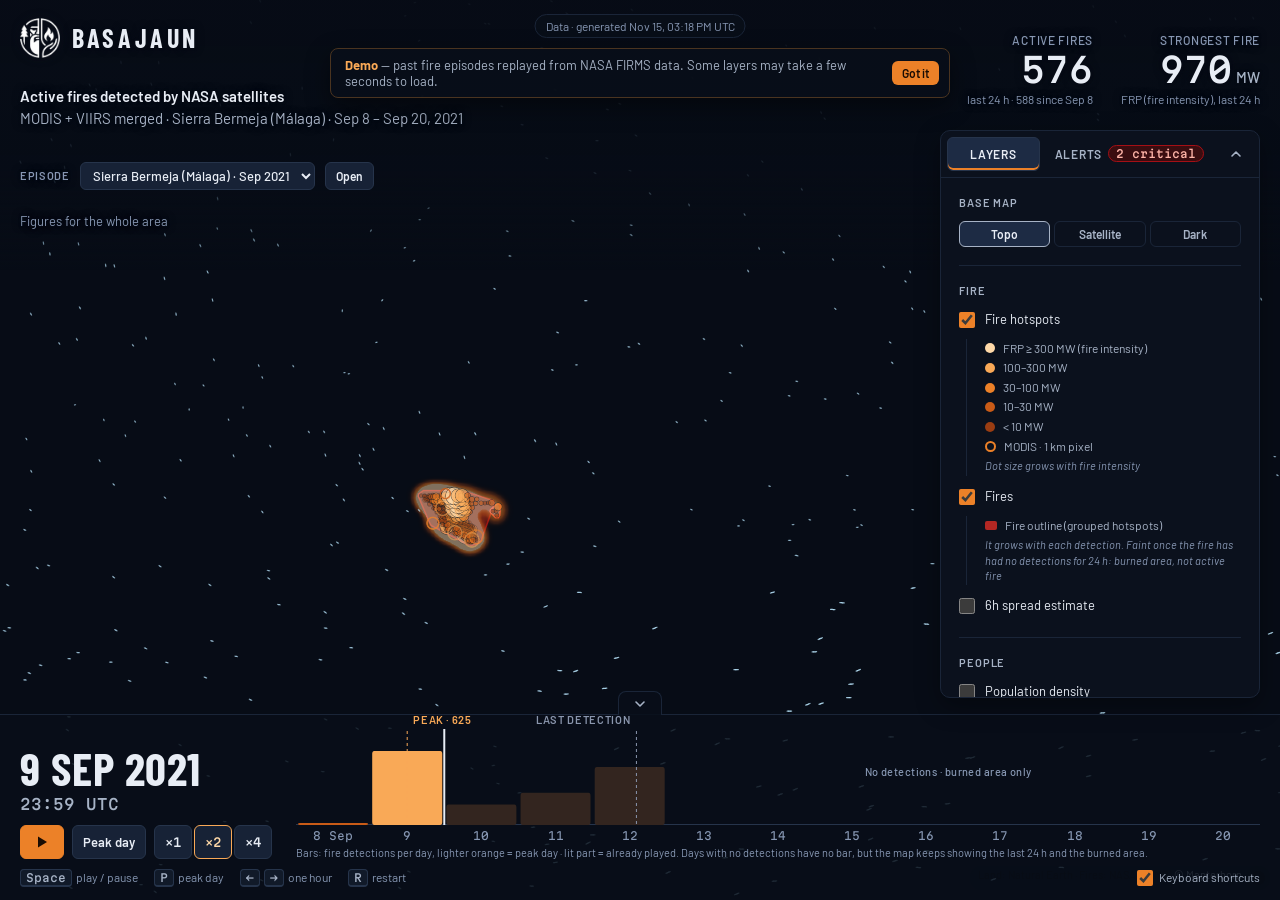
<file: web/index.html>
<!doctype html>
<html lang="en">
<head>
  <meta charset="utf-8">
  <meta name="viewport" content="width=device-width, initial-scale=1, viewport-fit=cover">
  <title>Basajaun — Fire hotspots</title>
  <link rel="icon" type="image/png" sizes="32x32" href="img/favicon-32.png">
  <link rel="apple-touch-icon" href="img/apple-touch-icon.png">
  <link rel="preconnect" href="https://fonts.googleapis.com">
  <link rel="preconnect" href="https://fonts.gstatic.com" crossorigin>
  <link rel="stylesheet" href="https://fonts.googleapis.com/css2?family=Barlow:wght@400;500;600&family=Barlow+Condensed:wght@500;600;700&family=Martian+Mono:wght@400;500&display=swap">
  <link rel="stylesheet" href="vendor/maplibre-gl-4.7.1/maplibre-gl.css">
  <link rel="stylesheet" href="style.css">
  <!-- Everything starts downloading at once: MapLibre is deferred (runs before app.js, in order), modules are preloaded -->
  <script src="vendor/maplibre-gl-4.7.1/maplibre-gl.js" defer></script>
  <link rel="modulepreload" href="config.js">
  <link rel="modulepreload" href="state.js">
  <link rel="modulepreload" href="map.js">
  <link rel="modulepreload" href="layers/loader.js">
  <link rel="modulepreload" href="timeline.js">
  <link rel="modulepreload" href="story.js">
  <link rel="modulepreload" href="readouts.js">
  <link rel="modulepreload" href="alerts.js">
  <script type="module" src="app.js"></script>
  <!-- Episode list, fetched while MapLibre downloads (config.js picks the episode from it) -->
  <link rel="preload" href="data/episodes.json" as="fetch" crossorigin>
</head>
<body>
  <a class="skip-link" href="#timeline">Skip to playback controls</a>
  <!-- Design reference: docs/mockup/index.html (validated) and docs/demo-script.md -->
  <header class="head">
    <div class="title">
      <h1 class="wordmark">
        <img class="emblem" src="img/basajaun-emblem.png" width="40" height="40" alt="">
        Basajaun
      </h1>
      <p class="caption"><strong>Active fires detected by NASA satellites</strong><br><span id="caption-scope">MODIS + VIIRS merged</span></p>
      <div class="episode-row">
        <label class="episode-pick" for="episode-select">Episode</label> <select id="episode-select" class="episode-select"></select> <button type="button" id="episode-go" class="episode-go">Open</button>
      </div>
      <p class="scope" id="scope"><span id="scope-text" role="status">Figures for the whole area</span> <button type="button" id="scope-reset" hidden>Show whole area</button></p>
    </div>
    <dl class="readouts">
      <div class="readout">
        <dt>Active fires</dt>
        <dd id="r-active">–</dd>
        <dd class="sub">last 24 h · <span id="r-total">–</span></dd>
      </div>
      <div class="readout">
        <dt>Strongest fire</dt>
        <dd id="r-frp">–</dd>
        <dd class="sub">FRP (fire intensity), last 24 h</dd>
      </div>
    </dl>
  </header>

  <main id="main">
  <div id="map" role="region" aria-label="Map of the episode area showing satellite fire detections" aria-describedby="map-help"></div>
  <p id="map-help" class="sr-only">Arrow keys pan the map, plus and minus zoom, once the map has focus. The figures, alerts and the daily table below give the same information as the map.</p>
  <p id="map-error" class="map-error" role="alert" hidden></p>

  <p id="status" class="status" role="status">Loading…</p>

  <div class="demo-banner" id="demo-banner" role="status" hidden>
    <span><b>Demo</b> — past fire episodes replayed from NASA FIRMS data. Some layers may take a few seconds to load.</span>
    <button type="button" id="demo-banner-close">Got it</button>
  </div>

  <!-- One panel, two tabs (UI review: the Map, Alerts and Legend panels overlapped). Mobile: the same panel as a bottom sheet. -->
  <aside id="panel" class="panel" aria-label="Map panel">
    <div class="panel-bar">
      <div class="tabs" role="tablist" aria-label="Map panel">
        <button type="button" role="tab" id="tab-layers" aria-controls="tp-layers" aria-selected="true">Layers</button>
        <button type="button" role="tab" id="tab-alerts" aria-controls="tp-alerts" aria-selected="false" tabindex="-1" hidden>Alerts <span class="count" id="alerts-count">0</span></button>
      </div>
      <button type="button" class="panel-fold" id="panel-fold" aria-expanded="true" aria-controls="panel-body" aria-label="Hide the panel">
        <svg width="14" height="14" viewBox="0 0 14 14" aria-hidden="true"><path d="M3 9l4-4 4 4" fill="none" stroke="currentColor" stroke-width="1.6" stroke-linecap="round" stroke-linejoin="round"/></svg>
      </button>
    </div>
    <div class="panel-body" id="panel-body">
      <div role="tabpanel" id="tp-layers" class="tabpanel" aria-labelledby="tab-layers">
        <fieldset class="group">
          <legend>Base map</legend>
          <div class="basemap-switch" id="basemap-switch" role="group" aria-label="Base map"></div>
        </fieldset>
        <div id="layer-list"></div>
        <fieldset class="group">
          <legend>Imagery</legend>
          <label class="layer"><input type="checkbox" id="satellite-toggle"> <span>Satellite image of the day <small>NASA VIIRS true color · needs internet</small></span></label>
        </fieldset>
      </div>
      <div role="tabpanel" id="tp-alerts" class="tabpanel alerts" aria-labelledby="tab-alerts" hidden>
        <div class="alerts-head">
          <p class="alerts-summary" id="alerts-title"></p>
          <label class="layer"><input type="checkbox" id="labels-toggle"> <span>Show on the map <small>circles + people within 5 km</small></span></label>
          <div class="alert-filters" id="alerts-filters" hidden></div>
        </div>
        <ol id="alerts-list"></ol>
        <div class="alerts-detail" id="alerts-detail"></div>
      </div>
    </div>
  </aside>

  <p class="sat-badge" id="sat-badge" hidden></p>

  <section id="timeline" class="timeline" aria-label="Playback">
    <button type="button" class="tl-fold" id="tl-fold" aria-expanded="true" aria-controls="strip" title="Hide the chart" aria-label="Hide the chart">
      <svg width="14" height="14" viewBox="0 0 14 14" aria-hidden="true"><path d="M3 5l4 4 4-4" fill="none" stroke="currentColor" stroke-width="1.6" stroke-linecap="round" stroke-linejoin="round"/></svg>
    </button>
    <div class="clock">
      <div>
        <div class="date" id="c-date">–</div>
        <div class="time" id="c-time">–</div>
      </div>
      <div class="controls">
        <button type="button" class="btn play" id="b-play" aria-label="Play" aria-keyshortcuts="Space">
          <svg width="16" height="16" viewBox="0 0 16 16" aria-hidden="true" id="i-play"><path d="M4 2.5v11l9-5.5z" fill="currentColor"/></svg>
        </button>
        <button type="button" class="btn" id="b-peak" title="Jump to the day with the most fires (P)" aria-keyshortcuts="P">Peak day</button>
        <div class="speed" role="group" aria-label="Playback speed">
          <button type="button" class="btn" data-speed="3" aria-pressed="false">×1</button>
          <button type="button" class="btn" data-speed="8" aria-pressed="true">×2</button>
          <button type="button" class="btn" data-speed="20" aria-pressed="false">×4</button>
        </div>
      </div>
    </div>
    <div class="strip" id="strip">
      <svg id="chart" viewBox="0 0 1400 96" preserveAspectRatio="none" tabindex="0" role="slider" aria-label="Playback time, over the fires-per-day chart" aria-describedby="days-table-caption"></svg>
      <div class="days" id="days"></div>
      <p class="strip-caption">Bars: fire detections per day, lighter orange = peak day · lit part = already played. Days with no detections have no bar, but the map keeps showing the last 24 h and the burned area.</p>
      <div class="tip" id="tip" hidden></div>
      <table class="sr-only" id="days-table"><caption id="days-table-caption">Fires detected per day. Arrow keys move one hour, Page Up and Page Down one day, Home and End to the start or the end.</caption><thead><tr><th scope="col">Day</th><th scope="col">Fires</th></tr></thead><tbody></tbody></table>
    </div>
    <div class="keys">
      <span><kbd>Space</kbd>play / pause</span><span><kbd>P</kbd>peak day</span>
      <span><kbd>←</kbd><kbd>→</kbd>one hour</span><span><kbd>R</kbd>restart</span>
      <label class="keys-toggle"><input type="checkbox" id="shortcuts-toggle" checked> Keyboard shortcuts</label>
    </div>
  </section>
  </main>

</body>
</html>
</file>
<file: web/vendor/maplibre-gl-4.7.1/maplibre-gl.css>
.maplibregl-map{font:12px/20px Helvetica Neue,Arial,Helvetica,sans-serif;overflow:hidden;position:relative;-webkit-tap-highlight-color:rgb(0 0 0/0)}.maplibregl-canvas{left:0;position:absolute;top:0}.maplibregl-map:fullscreen{height:100%;width:100%}.maplibregl-ctrl-group button.maplibregl-ctrl-compass{touch-action:none}.maplibregl-canvas-container.maplibregl-interactive,.maplibregl-ctrl-group button.maplibregl-ctrl-compass{cursor:grab;-webkit-user-select:none;-moz-user-select:none;user-select:none}.maplibregl-canvas-container.maplibregl-interactive.maplibregl-track-pointer{cursor:pointer}.maplibregl-canvas-container.maplibregl-interactive:active,.maplibregl-ctrl-group button.maplibregl-ctrl-compass:active{cursor:grabbing}.maplibregl-canvas-container.maplibregl-touch-zoom-rotate,.maplibregl-canvas-container.maplibregl-touch-zoom-rotate .maplibregl-canvas{touch-action:pan-x pan-y}.maplibregl-canvas-container.maplibregl-touch-drag-pan,.maplibregl-canvas-container.maplibregl-touch-drag-pan .maplibregl-canvas{touch-action:pinch-zoom}.maplibregl-canvas-container.maplibregl-touch-zoom-rotate.maplibregl-touch-drag-pan,.maplibregl-canvas-container.maplibregl-touch-zoom-rotate.maplibregl-touch-drag-pan .maplibregl-canvas{touch-action:none}.maplibregl-canvas-container.maplibregl-touch-drag-pan.maplibregl-cooperative-gestures,.maplibregl-canvas-container.maplibregl-touch-drag-pan.maplibregl-cooperative-gestures .maplibregl-canvas{touch-action:pan-x pan-y}.maplibregl-ctrl-bottom-left,.maplibregl-ctrl-bottom-right,.maplibregl-ctrl-top-left,.maplibregl-ctrl-top-right{pointer-events:none;position:absolute;z-index:2}.maplibregl-ctrl-top-left{left:0;top:0}.maplibregl-ctrl-top-right{right:0;top:0}.maplibregl-ctrl-bottom-left{bottom:0;left:0}.maplibregl-ctrl-bottom-right{bottom:0;right:0}.maplibregl-ctrl{clear:both;pointer-events:auto;transform:translate(0)}.maplibregl-ctrl-top-left .maplibregl-ctrl{float:left;margin:10px 0 0 10px}.maplibregl-ctrl-top-right .maplibregl-ctrl{float:right;margin:10px 10px 0 0}.maplibregl-ctrl-bottom-left .maplibregl-ctrl{float:left;margin:0 0 10px 10px}.maplibregl-ctrl-bottom-right .maplibregl-ctrl{float:right;margin:0 10px 10px 0}.maplibregl-ctrl-group{background:#fff;border-radius:4px}.maplibregl-ctrl-group:not(:empty){box-shadow:0 0 0 2px rgba(0,0,0,.1)}@media (forced-colors:active){.maplibregl-ctrl-group:not(:empty){box-shadow:0 0 0 2px ButtonText}}.maplibregl-ctrl-group button{background-color:transparent;border:0;box-sizing:border-box;cursor:pointer;display:block;height:29px;outline:none;padding:0;width:29px}.maplibregl-ctrl-group button+button{border-top:1px solid #ddd}.maplibregl-ctrl button .maplibregl-ctrl-icon{background-position:50%;background-repeat:no-repeat;display:block;height:100%;width:100%}@media (forced-colors:active){.maplibregl-ctrl-icon{background-color:transparent}.maplibregl-ctrl-group button+button{border-top:1px solid ButtonText}}.maplibregl-ctrl button::-moz-focus-inner{border:0;padding:0}.maplibregl-ctrl-attrib-button:focus,.maplibregl-ctrl-group button:focus{box-shadow:0 0 2px 2px #0096ff}.maplibregl-ctrl button:disabled{cursor:not-allowed}.maplibregl-ctrl button:disabled .maplibregl-ctrl-icon{opacity:.25}.maplibregl-ctrl button:not(:disabled):hover{background-color:rgb(0 0 0/5%)}.maplibregl-ctrl-group button:focus:focus-visible{box-shadow:0 0 2px 2px #0096ff}.maplibregl-ctrl-group button:focus:not(:focus-visible){box-shadow:none}.maplibregl-ctrl-group button:focus:first-child{border-radius:4px 4px 0 0}.maplibregl-ctrl-group button:focus:last-child{border-radius:0 0 4px 4px}.maplibregl-ctrl-group button:focus:only-child{border-radius:inherit}.maplibregl-ctrl button.maplibregl-ctrl-zoom-out .maplibregl-ctrl-icon{background-image:url("data:image/svg+xml;charset=utf-8,%3Csvg xmlns='http://www.w3.org/2000/svg' width='29' height='29' fill='%23333' viewBox='0 0 29 29'%3E%3Cpath d='M10 13c-.75 0-1.5.75-1.5 1.5S9.25 16 10 16h9c.75 0 1.5-.75 1.5-1.5S19.75 13 19 13z'/%3E%3C/svg%3E")}.maplibregl-ctrl button.maplibregl-ctrl-zoom-in .maplibregl-ctrl-icon{background-image:url("data:image/svg+xml;charset=utf-8,%3Csvg xmlns='http://www.w3.org/2000/svg' width='29' height='29' fill='%23333' viewBox='0 0 29 29'%3E%3Cpath d='M14.5 8.5c-.75 0-1.5.75-1.5 1.5v3h-3c-.75 0-1.5.75-1.5 1.5S9.25 16 10 16h3v3c0 .75.75 1.5 1.5 1.5S16 19.75 16 19v-3h3c.75 0 1.5-.75 1.5-1.5S19.75 13 19 13h-3v-3c0-.75-.75-1.5-1.5-1.5'/%3E%3C/svg%3E")}@media (forced-colors:active){.maplibregl-ctrl button.maplibregl-ctrl-zoom-out .maplibregl-ctrl-icon{background-image:url("data:image/svg+xml;charset=utf-8,%3Csvg xmlns='http://www.w3.org/2000/svg' width='29' height='29' fill='%23fff' viewBox='0 0 29 29'%3E%3Cpath d='M10 13c-.75 0-1.5.75-1.5 1.5S9.25 16 10 16h9c.75 0 1.5-.75 1.5-1.5S19.75 13 19 13z'/%3E%3C/svg%3E")}.maplibregl-ctrl button.maplibregl-ctrl-zoom-in .maplibregl-ctrl-icon{background-image:url("data:image/svg+xml;charset=utf-8,%3Csvg xmlns='http://www.w3.org/2000/svg' width='29' height='29' fill='%23fff' viewBox='0 0 29 29'%3E%3Cpath d='M14.5 8.5c-.75 0-1.5.75-1.5 1.5v3h-3c-.75 0-1.5.75-1.5 1.5S9.25 16 10 16h3v3c0 .75.75 1.5 1.5 1.5S16 19.75 16 19v-3h3c.75 0 1.5-.75 1.5-1.5S19.75 13 19 13h-3v-3c0-.75-.75-1.5-1.5-1.5'/%3E%3C/svg%3E")}}@media (forced-colors:active) and (prefers-color-scheme:light){.maplibregl-ctrl button.maplibregl-ctrl-zoom-out .maplibregl-ctrl-icon{background-image:url("data:image/svg+xml;charset=utf-8,%3Csvg xmlns='http://www.w3.org/2000/svg' width='29' height='29' viewBox='0 0 29 29'%3E%3Cpath d='M10 13c-.75 0-1.5.75-1.5 1.5S9.25 16 10 16h9c.75 0 1.5-.75 1.5-1.5S19.75 13 19 13z'/%3E%3C/svg%3E")}.maplibregl-ctrl button.maplibregl-ctrl-zoom-in .maplibregl-ctrl-icon{background-image:url("data:image/svg+xml;charset=utf-8,%3Csvg xmlns='http://www.w3.org/2000/svg' width='29' height='29' viewBox='0 0 29 29'%3E%3Cpath d='M14.5 8.5c-.75 0-1.5.75-1.5 1.5v3h-3c-.75 0-1.5.75-1.5 1.5S9.25 16 10 16h3v3c0 .75.75 1.5 1.5 1.5S16 19.75 16 19v-3h3c.75 0 1.5-.75 1.5-1.5S19.75 13 19 13h-3v-3c0-.75-.75-1.5-1.5-1.5'/%3E%3C/svg%3E")}}.maplibregl-ctrl button.maplibregl-ctrl-fullscreen .maplibregl-ctrl-icon{background-image:url("data:image/svg+xml;charset=utf-8,%3Csvg xmlns='http://www.w3.org/2000/svg' width='29' height='29' fill='%23333' viewBox='0 0 29 29'%3E%3Cpath d='M24 16v5.5c0 1.75-.75 2.5-2.5 2.5H16v-1l3-1.5-4-5.5 1-1 5.5 4 1.5-3zM6 16l1.5 3 5.5-4 1 1-4 5.5 3 1.5v1H7.5C5.75 24 5 23.25 5 21.5V16zm7-11v1l-3 1.5 4 5.5-1 1-5.5-4L6 13H5V7.5C5 5.75 5.75 5 7.5 5zm11 2.5c0-1.75-.75-2.5-2.5-2.5H16v1l3 1.5-4 5.5 1 1 5.5-4 1.5 3h1z'/%3E%3C/svg%3E")}.maplibregl-ctrl button.maplibregl-ctrl-shrink .maplibregl-ctrl-icon{background-image:url("data:image/svg+xml;charset=utf-8,%3Csvg xmlns='http://www.w3.org/2000/svg' width='29' height='29' viewBox='0 0 29 29'%3E%3Cpath d='M18.5 16c-1.75 0-2.5.75-2.5 2.5V24h1l1.5-3 5.5 4 1-1-4-5.5 3-1.5v-1zM13 18.5c0-1.75-.75-2.5-2.5-2.5H5v1l3 1.5L4 24l1 1 5.5-4 1.5 3h1zm3-8c0 1.75.75 2.5 2.5 2.5H24v-1l-3-1.5L25 5l-1-1-5.5 4L17 5h-1zM10.5 13c1.75 0 2.5-.75 2.5-2.5V5h-1l-1.5 3L5 4 4 5l4 5.5L5 12v1z'/%3E%3C/svg%3E")}@media (forced-colors:active){.maplibregl-ctrl button.maplibregl-ctrl-fullscreen .maplibregl-ctrl-icon{background-image:url("data:image/svg+xml;charset=utf-8,%3Csvg xmlns='http://www.w3.org/2000/svg' width='29' height='29' fill='%23fff' viewBox='0 0 29 29'%3E%3Cpath d='M24 16v5.5c0 1.75-.75 2.5-2.5 2.5H16v-1l3-1.5-4-5.5 1-1 5.5 4 1.5-3zM6 16l1.5 3 5.5-4 1 1-4 5.5 3 1.5v1H7.5C5.75 24 5 23.25 5 21.5V16zm7-11v1l-3 1.5 4 5.5-1 1-5.5-4L6 13H5V7.5C5 5.75 5.75 5 7.5 5zm11 2.5c0-1.75-.75-2.5-2.5-2.5H16v1l3 1.5-4 5.5 1 1 5.5-4 1.5 3h1z'/%3E%3C/svg%3E")}.maplibregl-ctrl button.maplibregl-ctrl-shrink .maplibregl-ctrl-icon{background-image:url("data:image/svg+xml;charset=utf-8,%3Csvg xmlns='http://www.w3.org/2000/svg' width='29' height='29' fill='%23fff' viewBox='0 0 29 29'%3E%3Cpath d='M18.5 16c-1.75 0-2.5.75-2.5 2.5V24h1l1.5-3 5.5 4 1-1-4-5.5 3-1.5v-1zM13 18.5c0-1.75-.75-2.5-2.5-2.5H5v1l3 1.5L4 24l1 1 5.5-4 1.5 3h1zm3-8c0 1.75.75 2.5 2.5 2.5H24v-1l-3-1.5L25 5l-1-1-5.5 4L17 5h-1zM10.5 13c1.75 0 2.5-.75 2.5-2.5V5h-1l-1.5 3L5 4 4 5l4 5.5L5 12v1z'/%3E%3C/svg%3E")}}@media (forced-colors:active) and (prefers-color-scheme:light){.maplibregl-ctrl button.maplibregl-ctrl-fullscreen .maplibregl-ctrl-icon{background-image:url("data:image/svg+xml;charset=utf-8,%3Csvg xmlns='http://www.w3.org/2000/svg' width='29' height='29' viewBox='0 0 29 29'%3E%3Cpath d='M24 16v5.5c0 1.75-.75 2.5-2.5 2.5H16v-1l3-1.5-4-5.5 1-1 5.5 4 1.5-3zM6 16l1.5 3 5.5-4 1 1-4 5.5 3 1.5v1H7.5C5.75 24 5 23.25 5 21.5V16zm7-11v1l-3 1.5 4 5.5-1 1-5.5-4L6 13H5V7.5C5 5.75 5.75 5 7.5 5zm11 2.5c0-1.75-.75-2.5-2.5-2.5H16v1l3 1.5-4 5.5 1 1 5.5-4 1.5 3h1z'/%3E%3C/svg%3E")}.maplibregl-ctrl button.maplibregl-ctrl-shrink .maplibregl-ctrl-icon{background-image:url("data:image/svg+xml;charset=utf-8,%3Csvg xmlns='http://www.w3.org/2000/svg' width='29' height='29' viewBox='0 0 29 29'%3E%3Cpath d='M18.5 16c-1.75 0-2.5.75-2.5 2.5V24h1l1.5-3 5.5 4 1-1-4-5.5 3-1.5v-1zM13 18.5c0-1.75-.75-2.5-2.5-2.5H5v1l3 1.5L4 24l1 1 5.5-4 1.5 3h1zm3-8c0 1.75.75 2.5 2.5 2.5H24v-1l-3-1.5L25 5l-1-1-5.5 4L17 5h-1zM10.5 13c1.75 0 2.5-.75 2.5-2.5V5h-1l-1.5 3L5 4 4 5l4 5.5L5 12v1z'/%3E%3C/svg%3E")}}.maplibregl-ctrl button.maplibregl-ctrl-compass .maplibregl-ctrl-icon{background-image:url("data:image/svg+xml;charset=utf-8,%3Csvg xmlns='http://www.w3.org/2000/svg' width='29' height='29' fill='%23333' viewBox='0 0 29 29'%3E%3Cpath d='m10.5 14 4-8 4 8z'/%3E%3Cpath fill='%23ccc' d='m10.5 16 4 8 4-8z'/%3E%3C/svg%3E")}@media (forced-colors:active){.maplibregl-ctrl button.maplibregl-ctrl-compass .maplibregl-ctrl-icon{background-image:url("data:image/svg+xml;charset=utf-8,%3Csvg xmlns='http://www.w3.org/2000/svg' width='29' height='29' fill='%23fff' viewBox='0 0 29 29'%3E%3Cpath d='m10.5 14 4-8 4 8z'/%3E%3Cpath fill='%23ccc' d='m10.5 16 4 8 4-8z'/%3E%3C/svg%3E")}}@media (forced-colors:active) and (prefers-color-scheme:light){.maplibregl-ctrl button.maplibregl-ctrl-compass .maplibregl-ctrl-icon{background-image:url("data:image/svg+xml;charset=utf-8,%3Csvg xmlns='http://www.w3.org/2000/svg' width='29' height='29' viewBox='0 0 29 29'%3E%3Cpath d='m10.5 14 4-8 4 8z'/%3E%3Cpath fill='%23ccc' d='m10.5 16 4 8 4-8z'/%3E%3C/svg%3E")}}.maplibregl-ctrl button.maplibregl-ctrl-terrain .maplibregl-ctrl-icon{background-image:url("data:image/svg+xml;charset=utf-8,%3Csvg xmlns='http://www.w3.org/2000/svg' width='22' height='22' fill='%23333' viewBox='0 0 22 22'%3E%3Cpath d='m1.754 13.406 4.453-4.851 3.09 3.09 3.281 3.277.969-.969-3.309-3.312 3.844-4.121 6.148 6.886h1.082v-.855l-7.207-8.07-4.84 5.187L6.169 6.57l-5.48 5.965v.871ZM.688 16.844h20.625v1.375H.688Zm0 0'/%3E%3C/svg%3E")}.maplibregl-ctrl button.maplibregl-ctrl-terrain-enabled .maplibregl-ctrl-icon{background-image:url("data:image/svg+xml;charset=utf-8,%3Csvg xmlns='http://www.w3.org/2000/svg' width='22' height='22' fill='%2333b5e5' viewBox='0 0 22 22'%3E%3Cpath d='m1.754 13.406 4.453-4.851 3.09 3.09 3.281 3.277.969-.969-3.309-3.312 3.844-4.121 6.148 6.886h1.082v-.855l-7.207-8.07-4.84 5.187L6.169 6.57l-5.48 5.965v.871ZM.688 16.844h20.625v1.375H.688Zm0 0'/%3E%3C/svg%3E")}.maplibregl-ctrl button.maplibregl-ctrl-geolocate .maplibregl-ctrl-icon{background-image:url("data:image/svg+xml;charset=utf-8,%3Csvg xmlns='http://www.w3.org/2000/svg' width='29' height='29' fill='%23333' viewBox='0 0 20 20'%3E%3Cpath d='M10 4C9 4 9 5 9 5v.1A5 5 0 0 0 5.1 9H5s-1 0-1 1 1 1 1 1h.1A5 5 0 0 0 9 14.9v.1s0 1 1 1 1-1 1-1v-.1a5 5 0 0 0 3.9-3.9h.1s1 0 1-1-1-1-1-1h-.1A5 5 0 0 0 11 5.1V5s0-1-1-1m0 2.5a3.5 3.5 0 1 1 0 7 3.5 3.5 0 1 1 0-7'/%3E%3Ccircle cx='10' cy='10' r='2'/%3E%3C/svg%3E")}.maplibregl-ctrl button.maplibregl-ctrl-geolocate:disabled .maplibregl-ctrl-icon{background-image:url("data:image/svg+xml;charset=utf-8,%3Csvg xmlns='http://www.w3.org/2000/svg' width='29' height='29' fill='%23aaa' viewBox='0 0 20 20'%3E%3Cpath d='M10 4C9 4 9 5 9 5v.1A5 5 0 0 0 5.1 9H5s-1 0-1 1 1 1 1 1h.1A5 5 0 0 0 9 14.9v.1s0 1 1 1 1-1 1-1v-.1a5 5 0 0 0 3.9-3.9h.1s1 0 1-1-1-1-1-1h-.1A5 5 0 0 0 11 5.1V5s0-1-1-1m0 2.5a3.5 3.5 0 1 1 0 7 3.5 3.5 0 1 1 0-7'/%3E%3Ccircle cx='10' cy='10' r='2'/%3E%3Cpath fill='red' d='m14 5 1 1-9 9-1-1z'/%3E%3C/svg%3E")}.maplibregl-ctrl button.maplibregl-ctrl-geolocate.maplibregl-ctrl-geolocate-active .maplibregl-ctrl-icon{background-image:url("data:image/svg+xml;charset=utf-8,%3Csvg xmlns='http://www.w3.org/2000/svg' width='29' height='29' fill='%2333b5e5' viewBox='0 0 20 20'%3E%3Cpath d='M10 4C9 4 9 5 9 5v.1A5 5 0 0 0 5.1 9H5s-1 0-1 1 1 1 1 1h.1A5 5 0 0 0 9 14.9v.1s0 1 1 1 1-1 1-1v-.1a5 5 0 0 0 3.9-3.9h.1s1 0 1-1-1-1-1-1h-.1A5 5 0 0 0 11 5.1V5s0-1-1-1m0 2.5a3.5 3.5 0 1 1 0 7 3.5 3.5 0 1 1 0-7'/%3E%3Ccircle cx='10' cy='10' r='2'/%3E%3C/svg%3E")}.maplibregl-ctrl button.maplibregl-ctrl-geolocate.maplibregl-ctrl-geolocate-active-error .maplibregl-ctrl-icon{background-image:url("data:image/svg+xml;charset=utf-8,%3Csvg xmlns='http://www.w3.org/2000/svg' width='29' height='29' fill='%23e58978' viewBox='0 0 20 20'%3E%3Cpath d='M10 4C9 4 9 5 9 5v.1A5 5 0 0 0 5.1 9H5s-1 0-1 1 1 1 1 1h.1A5 5 0 0 0 9 14.9v.1s0 1 1 1 1-1 1-1v-.1a5 5 0 0 0 3.9-3.9h.1s1 0 1-1-1-1-1-1h-.1A5 5 0 0 0 11 5.1V5s0-1-1-1m0 2.5a3.5 3.5 0 1 1 0 7 3.5 3.5 0 1 1 0-7'/%3E%3Ccircle cx='10' cy='10' r='2'/%3E%3C/svg%3E")}.maplibregl-ctrl button.maplibregl-ctrl-geolocate.maplibregl-ctrl-geolocate-background .maplibregl-ctrl-icon{background-image:url("data:image/svg+xml;charset=utf-8,%3Csvg xmlns='http://www.w3.org/2000/svg' width='29' height='29' fill='%2333b5e5' viewBox='0 0 20 20'%3E%3Cpath d='M10 4C9 4 9 5 9 5v.1A5 5 0 0 0 5.1 9H5s-1 0-1 1 1 1 1 1h.1A5 5 0 0 0 9 14.9v.1s0 1 1 1 1-1 1-1v-.1a5 5 0 0 0 3.9-3.9h.1s1 0 1-1-1-1-1-1h-.1A5 5 0 0 0 11 5.1V5s0-1-1-1m0 2.5a3.5 3.5 0 1 1 0 7 3.5 3.5 0 1 1 0-7'/%3E%3C/svg%3E")}.maplibregl-ctrl button.maplibregl-ctrl-geolocate.maplibregl-ctrl-geolocate-background-error .maplibregl-ctrl-icon{background-image:url("data:image/svg+xml;charset=utf-8,%3Csvg xmlns='http://www.w3.org/2000/svg' width='29' height='29' fill='%23e54e33' viewBox='0 0 20 20'%3E%3Cpath d='M10 4C9 4 9 5 9 5v.1A5 5 0 0 0 5.1 9H5s-1 0-1 1 1 1 1 1h.1A5 5 0 0 0 9 14.9v.1s0 1 1 1 1-1 1-1v-.1a5 5 0 0 0 3.9-3.9h.1s1 0 1-1-1-1-1-1h-.1A5 5 0 0 0 11 5.1V5s0-1-1-1m0 2.5a3.5 3.5 0 1 1 0 7 3.5 3.5 0 1 1 0-7'/%3E%3C/svg%3E")}.maplibregl-ctrl button.maplibregl-ctrl-geolocate.maplibregl-ctrl-geolocate-waiting .maplibregl-ctrl-icon{animation:maplibregl-spin 2s linear infinite}@media (forced-colors:active){.maplibregl-ctrl button.maplibregl-ctrl-geolocate .maplibregl-ctrl-icon{background-image:url("data:image/svg+xml;charset=utf-8,%3Csvg xmlns='http://www.w3.org/2000/svg' width='29' height='29' fill='%23fff' viewBox='0 0 20 20'%3E%3Cpath d='M10 4C9 4 9 5 9 5v.1A5 5 0 0 0 5.1 9H5s-1 0-1 1 1 1 1 1h.1A5 5 0 0 0 9 14.9v.1s0 1 1 1 1-1 1-1v-.1a5 5 0 0 0 3.9-3.9h.1s1 0 1-1-1-1-1-1h-.1A5 5 0 0 0 11 5.1V5s0-1-1-1m0 2.5a3.5 3.5 0 1 1 0 7 3.5 3.5 0 1 1 0-7'/%3E%3Ccircle cx='10' cy='10' r='2'/%3E%3C/svg%3E")}.maplibregl-ctrl button.maplibregl-ctrl-geolocate:disabled .maplibregl-ctrl-icon{background-image:url("data:image/svg+xml;charset=utf-8,%3Csvg xmlns='http://www.w3.org/2000/svg' width='29' height='29' fill='%23999' viewBox='0 0 20 20'%3E%3Cpath d='M10 4C9 4 9 5 9 5v.1A5 5 0 0 0 5.1 9H5s-1 0-1 1 1 1 1 1h.1A5 5 0 0 0 9 14.9v.1s0 1 1 1 1-1 1-1v-.1a5 5 0 0 0 3.9-3.9h.1s1 0 1-1-1-1-1-1h-.1A5 5 0 0 0 11 5.1V5s0-1-1-1m0 2.5a3.5 3.5 0 1 1 0 7 3.5 3.5 0 1 1 0-7'/%3E%3Ccircle cx='10' cy='10' r='2'/%3E%3Cpath fill='red' d='m14 5 1 1-9 9-1-1z'/%3E%3C/svg%3E")}.maplibregl-ctrl button.maplibregl-ctrl-geolocate.maplibregl-ctrl-geolocate-active .maplibregl-ctrl-icon{background-image:url("data:image/svg+xml;charset=utf-8,%3Csvg xmlns='http://www.w3.org/2000/svg' width='29' height='29' fill='%2333b5e5' viewBox='0 0 20 20'%3E%3Cpath d='M10 4C9 4 9 5 9 5v.1A5 5 0 0 0 5.1 9H5s-1 0-1 1 1 1 1 1h.1A5 5 0 0 0 9 14.9v.1s0 1 1 1 1-1 1-1v-.1a5 5 0 0 0 3.9-3.9h.1s1 0 1-1-1-1-1-1h-.1A5 5 0 0 0 11 5.1V5s0-1-1-1m0 2.5a3.5 3.5 0 1 1 0 7 3.5 3.5 0 1 1 0-7'/%3E%3Ccircle cx='10' cy='10' r='2'/%3E%3C/svg%3E")}.maplibregl-ctrl button.maplibregl-ctrl-geolocate.maplibregl-ctrl-geolocate-active-error .maplibregl-ctrl-icon{background-image:url("data:image/svg+xml;charset=utf-8,%3Csvg xmlns='http://www.w3.org/2000/svg' width='29' height='29' fill='%23e58978' viewBox='0 0 20 20'%3E%3Cpath d='M10 4C9 4 9 5 9 5v.1A5 5 0 0 0 5.1 9H5s-1 0-1 1 1 1 1 1h.1A5 5 0 0 0 9 14.9v.1s0 1 1 1 1-1 1-1v-.1a5 5 0 0 0 3.9-3.9h.1s1 0 1-1-1-1-1-1h-.1A5 5 0 0 0 11 5.1V5s0-1-1-1m0 2.5a3.5 3.5 0 1 1 0 7 3.5 3.5 0 1 1 0-7'/%3E%3Ccircle cx='10' cy='10' r='2'/%3E%3C/svg%3E")}.maplibregl-ctrl button.maplibregl-ctrl-geolocate.maplibregl-ctrl-geolocate-background .maplibregl-ctrl-icon{background-image:url("data:image/svg+xml;charset=utf-8,%3Csvg xmlns='http://www.w3.org/2000/svg' width='29' height='29' fill='%2333b5e5' viewBox='0 0 20 20'%3E%3Cpath d='M10 4C9 4 9 5 9 5v.1A5 5 0 0 0 5.1 9H5s-1 0-1 1 1 1 1 1h.1A5 5 0 0 0 9 14.9v.1s0 1 1 1 1-1 1-1v-.1a5 5 0 0 0 3.9-3.9h.1s1 0 1-1-1-1-1-1h-.1A5 5 0 0 0 11 5.1V5s0-1-1-1m0 2.5a3.5 3.5 0 1 1 0 7 3.5 3.5 0 1 1 0-7'/%3E%3C/svg%3E")}.maplibregl-ctrl button.maplibregl-ctrl-geolocate.maplibregl-ctrl-geolocate-background-error .maplibregl-ctrl-icon{background-image:url("data:image/svg+xml;charset=utf-8,%3Csvg xmlns='http://www.w3.org/2000/svg' width='29' height='29' fill='%23e54e33' viewBox='0 0 20 20'%3E%3Cpath d='M10 4C9 4 9 5 9 5v.1A5 5 0 0 0 5.1 9H5s-1 0-1 1 1 1 1 1h.1A5 5 0 0 0 9 14.9v.1s0 1 1 1 1-1 1-1v-.1a5 5 0 0 0 3.9-3.9h.1s1 0 1-1-1-1-1-1h-.1A5 5 0 0 0 11 5.1V5s0-1-1-1m0 2.5a3.5 3.5 0 1 1 0 7 3.5 3.5 0 1 1 0-7'/%3E%3C/svg%3E")}}@media (forced-colors:active) and (prefers-color-scheme:light){.maplibregl-ctrl button.maplibregl-ctrl-geolocate .maplibregl-ctrl-icon{background-image:url("data:image/svg+xml;charset=utf-8,%3Csvg xmlns='http://www.w3.org/2000/svg' width='29' height='29' viewBox='0 0 20 20'%3E%3Cpath d='M10 4C9 4 9 5 9 5v.1A5 5 0 0 0 5.1 9H5s-1 0-1 1 1 1 1 1h.1A5 5 0 0 0 9 14.9v.1s0 1 1 1 1-1 1-1v-.1a5 5 0 0 0 3.9-3.9h.1s1 0 1-1-1-1-1-1h-.1A5 5 0 0 0 11 5.1V5s0-1-1-1m0 2.5a3.5 3.5 0 1 1 0 7 3.5 3.5 0 1 1 0-7'/%3E%3Ccircle cx='10' cy='10' r='2'/%3E%3C/svg%3E")}.maplibregl-ctrl button.maplibregl-ctrl-geolocate:disabled .maplibregl-ctrl-icon{background-image:url("data:image/svg+xml;charset=utf-8,%3Csvg xmlns='http://www.w3.org/2000/svg' width='29' height='29' fill='%23666' viewBox='0 0 20 20'%3E%3Cpath d='M10 4C9 4 9 5 9 5v.1A5 5 0 0 0 5.1 9H5s-1 0-1 1 1 1 1 1h.1A5 5 0 0 0 9 14.9v.1s0 1 1 1 1-1 1-1v-.1a5 5 0 0 0 3.9-3.9h.1s1 0 1-1-1-1-1-1h-.1A5 5 0 0 0 11 5.1V5s0-1-1-1m0 2.5a3.5 3.5 0 1 1 0 7 3.5 3.5 0 1 1 0-7'/%3E%3Ccircle cx='10' cy='10' r='2'/%3E%3Cpath fill='red' d='m14 5 1 1-9 9-1-1z'/%3E%3C/svg%3E")}}@keyframes maplibregl-spin{0%{transform:rotate(0deg)}to{transform:rotate(1turn)}}a.maplibregl-ctrl-logo{background-image:url("data:image/svg+xml;charset=utf-8,%3Csvg xmlns='http://www.w3.org/2000/svg' width='88' height='23' fill='none'%3E%3Cpath fill='%23000' fill-opacity='.4' fill-rule='evenodd' d='M17.408 16.796h-1.827l2.501-12.095h.198l3.324 6.533.988 2.19.988-2.19 3.258-6.533h.181l2.6 12.095h-1.81l-1.218-5.644-.362-1.71-.658 1.71-2.929 5.644h-.098l-2.914-5.644-.757-1.71-.345 1.71zm1.958-3.42-.726 3.663a1.255 1.255 0 0 1-1.232 1.011h-1.827a1.255 1.255 0 0 1-1.229-1.509l2.501-12.095a1.255 1.255 0 0 1 1.23-1.001h.197a1.25 1.25 0 0 1 1.12.685l3.19 6.273 3.125-6.263a1.25 1.25 0 0 1 1.123-.695h.181a1.255 1.255 0 0 1 1.227.991l1.443 6.71a5 5 0 0 1 .314-.787l.009-.016a4.6 4.6 0 0 1 1.777-1.887c.782-.46 1.668-.667 2.611-.667a4.6 4.6 0 0 1 1.7.32l.306.134c.21-.16.474-.256.759-.256h1.694a1.255 1.255 0 0 1 1.212.925 1.255 1.255 0 0 1 1.212-.925h1.711c.284 0 .545.094.755.252.613-.3 1.312-.45 2.075-.45 1.356 0 2.557.445 3.482 1.4q.47.48.763 1.064V4.701a1.255 1.255 0 0 1 1.255-1.255h1.86A1.255 1.255 0 0 1 54.44 4.7v9.194h2.217c.19 0 .37.043.532.118v-4.77c0-.356.147-.678.385-.906a2.42 2.42 0 0 1-.682-1.71c0-.665.267-1.253.735-1.7a2.45 2.45 0 0 1 1.722-.674 2.43 2.43 0 0 1 1.705.675q.318.302.504.683V4.7a1.255 1.255 0 0 1 1.255-1.255h1.744A1.255 1.255 0 0 1 65.812 4.7v3.335a4.8 4.8 0 0 1 1.526-.246c.938 0 1.817.214 2.59.69a4.47 4.47 0 0 1 1.67 1.743v-.98a1.255 1.255 0 0 1 1.256-1.256h1.777c.233 0 .451.064.639.174a3.4 3.4 0 0 1 1.567-.372c.346 0 .861.02 1.285.232a1.25 1.25 0 0 1 .689 1.004 4.7 4.7 0 0 1 .853-.588c.795-.44 1.675-.647 2.61-.647 1.385 0 2.65.39 3.525 1.396.836.938 1.168 2.173 1.168 3.528q-.001.515-.056 1.051a1.255 1.255 0 0 1-.947 1.09l.408.952a1.255 1.255 0 0 1-.477 1.552c-.418.268-.92.463-1.458.612-.613.171-1.304.244-2.049.244-1.06 0-2.043-.207-2.886-.698l-.015-.008c-.798-.48-1.419-1.135-1.818-1.963l-.004-.008a5.8 5.8 0 0 1-.548-2.512q0-.429.053-.843a1.3 1.3 0 0 1-.333-.086l-.166-.004c-.223 0-.426.062-.643.228-.03.024-.142.139-.142.59v3.883a1.255 1.255 0 0 1-1.256 1.256h-1.777a1.255 1.255 0 0 1-1.256-1.256V15.69l-.032.057a4.8 4.8 0 0 1-1.86 1.833 5.04 5.04 0 0 1-2.484.634 4.5 4.5 0 0 1-1.935-.424 1.25 1.25 0 0 1-.764.258h-1.71a1.255 1.255 0 0 1-1.256-1.255V7.687a2.4 2.4 0 0 1-.428.625c.253.23.412.561.412.93v7.553a1.255 1.255 0 0 1-1.256 1.255h-1.843a1.25 1.25 0 0 1-.894-.373c-.228.23-.544.373-.894.373H51.32a1.255 1.255 0 0 1-1.256-1.255v-1.251l-.061.117a4.7 4.7 0 0 1-1.782 1.884 4.77 4.77 0 0 1-2.485.67 5.6 5.6 0 0 1-1.485-.188l.009 2.764a1.255 1.255 0 0 1-1.255 1.259h-1.729a1.255 1.255 0 0 1-1.255-1.255v-3.537a1.255 1.255 0 0 1-1.167.793h-1.679a1.25 1.25 0 0 1-.77-.263 4.5 4.5 0 0 1-1.945.429c-.885 0-1.724-.21-2.495-.632l-.017-.01a5 5 0 0 1-1.081-.836 1.255 1.255 0 0 1-1.254 1.312h-1.81a1.255 1.255 0 0 1-1.228-.99l-.782-3.625-2.044 3.939a1.25 1.25 0 0 1-1.115.676h-.098a1.25 1.25 0 0 1-1.116-.68l-2.061-3.994zM35.92 16.63l.207-.114.223-.15q.493-.356.735-.785l.061-.118.033 1.332h1.678V9.242h-1.694l-.033 1.267q-.133-.329-.526-.658l-.032-.028a3.2 3.2 0 0 0-.668-.428l-.27-.12a3.3 3.3 0 0 0-1.235-.23q-1.136-.001-1.974.493a3.36 3.36 0 0 0-1.3 1.382q-.445.89-.444 2.074 0 1.2.51 2.107a3.8 3.8 0 0 0 1.382 1.381 3.9 3.9 0 0 0 1.893.477q.795 0 1.455-.33zm-2.789-5.38q-.576.675-.575 1.762 0 1.102.559 1.794.576.675 1.645.675a2.25 2.25 0 0 0 .934-.19 2.2 2.2 0 0 0 .468-.29l.178-.161a2.2 2.2 0 0 0 .397-.561q.244-.5.244-1.15v-.115q0-.708-.296-1.267l-.043-.077a2.2 2.2 0 0 0-.633-.709l-.13-.086-.047-.028a2.1 2.1 0 0 0-1.073-.285q-1.052 0-1.629.692zm2.316 2.706c.163-.17.28-.407.28-.83v-.114c0-.292-.06-.508-.15-.68a.96.96 0 0 0-.353-.389.85.85 0 0 0-.464-.127c-.4 0-.56.114-.664.239l-.01.012c-.148.174-.275.45-.275.945 0 .506.122.801.27.99.097.11.266.224.68.224.303 0 .504-.09.687-.269zm7.545 1.705a2.6 2.6 0 0 0 .331.423q.319.33.755.548l.173.074q.65.255 1.49.255 1.02 0 1.844-.493a3.45 3.45 0 0 0 1.316-1.4q.493-.904.493-2.089 0-1.909-.988-2.913-.988-1.02-2.584-1.02-.898 0-1.575.347a3 3 0 0 0-.415.262l-.199.166a3.4 3.4 0 0 0-.64.82V9.242h-1.712v11.553h1.729l-.017-5.134zm.53-1.138q.206.29.48.5l.155.11.053.034q.51.296 1.119.297 1.07 0 1.645-.675.577-.69.576-1.762 0-1.119-.576-1.777-.558-.675-1.645-.675-.435 0-.835.16a2 2 0 0 0-.284.136 2 2 0 0 0-.363.254 2.2 2.2 0 0 0-.46.569l-.082.162a2.6 2.6 0 0 0-.213 1.072v.115q0 .707.296 1.267l.135.211zm.964-.818a1.1 1.1 0 0 0 .367.385.94.94 0 0 0 .476.118c.423 0 .59-.117.687-.23.159-.194.28-.478.28-.95 0-.53-.133-.8-.266-.952l-.021-.025c-.078-.094-.231-.221-.68-.221a1 1 0 0 0-.503.135l-.012.007a.86.86 0 0 0-.335.343c-.073.133-.132.324-.132.614v.115a1.4 1.4 0 0 0 .14.66zm15.7-6.222q.347-.346.346-.856a1.05 1.05 0 0 0-.345-.79 1.18 1.18 0 0 0-.84-.329q-.51 0-.855.33a1.05 1.05 0 0 0-.346.79q0 .51.346.855.345.346.856.346.51 0 .839-.346zm4.337 9.314.033-1.332q.191.403.59.747l.098.081a4 4 0 0 0 .316.224l.223.122a3.2 3.2 0 0 0 1.44.322 3.8 3.8 0 0 0 1.875-.477 3.5 3.5 0 0 0 1.382-1.366q.527-.89.526-2.09 0-1.184-.444-2.073a3.24 3.24 0 0 0-1.283-1.399q-.823-.51-1.942-.51a3.5 3.5 0 0 0-1.527.344l-.086.043-.165.09a3 3 0 0 0-.33.214q-.432.315-.656.707a2 2 0 0 0-.099.198l.082-1.283V4.701h-1.744v12.095zm.473-2.509a2.5 2.5 0 0 0 .566.7q.117.098.245.18l.144.08a2.1 2.1 0 0 0 .975.232q1.07 0 1.645-.675.576-.69.576-1.778 0-1.102-.576-1.777-.56-.691-1.645-.692a2.2 2.2 0 0 0-1.015.235q-.22.113-.415.282l-.15.142a2.1 2.1 0 0 0-.42.594q-.223.479-.223 1.1v.115q0 .705.293 1.26zm2.616-.293c.157-.191.28-.479.28-.967 0-.51-.13-.79-.276-.961l-.021-.026c-.082-.1-.232-.225-.67-.225a.87.87 0 0 0-.681.279l-.012.011c-.154.155-.274.38-.274.807v.115c0 .285.057.499.144.669a1.1 1.1 0 0 0 .367.405c.137.082.28.123.455.123.423 0 .59-.118.686-.23zm8.266-3.013q.345-.13.724-.14l.069-.002q.493 0 .642.099l.247-1.794q-.196-.099-.717-.099a2.3 2.3 0 0 0-.545.063 2 2 0 0 0-.411.148 2.2 2.2 0 0 0-.4.249 2.5 2.5 0 0 0-.485.499 2.7 2.7 0 0 0-.32.581l-.05.137v-1.48h-1.778v7.553h1.777v-3.884q0-.546.159-.943a1.5 1.5 0 0 1 .466-.636 2.5 2.5 0 0 1 .399-.253 2 2 0 0 1 .224-.099zm9.784 2.656.05-.922q0-1.743-.856-2.698-.838-.97-2.584-.97-1.119-.001-2.007.493a3.46 3.46 0 0 0-1.4 1.382q-.493.906-.493 2.106 0 1.07.428 1.975.428.89 1.332 1.432.906.526 2.255.526.973 0 1.668-.185l.044-.012.135-.04q.613-.184.984-.421l-.542-1.267q-.3.162-.642.274l-.297.087q-.51.131-1.3.131-.954 0-1.497-.444a1.6 1.6 0 0 1-.192-.193q-.366-.44-.512-1.234l-.004-.021zm-5.427-1.256-.003.022h3.752v-.138q-.011-.727-.288-1.118a1 1 0 0 0-.156-.176q-.46-.428-1.316-.428-.986 0-1.494.604-.379.45-.494 1.234zm-27.053 2.77V4.7h-1.86v12.095h5.333V15.15zm7.103-5.908v7.553h-1.843V9.242h1.843z'/%3E%3Cpath fill='%23fff' d='m19.63 11.151-.757-1.71-.345 1.71-1.12 5.644h-1.827L18.083 4.7h.197l3.325 6.533.988 2.19.988-2.19L26.839 4.7h.181l2.6 12.095h-1.81l-1.218-5.644-.362-1.71-.658 1.71-2.93 5.644h-.098l-2.913-5.644zm14.836 5.81q-1.02 0-1.893-.478a3.8 3.8 0 0 1-1.381-1.382q-.51-.906-.51-2.106 0-1.185.444-2.074a3.36 3.36 0 0 1 1.3-1.382q.839-.494 1.974-.494a3.3 3.3 0 0 1 1.234.231 3.3 3.3 0 0 1 .97.575q.396.33.527.659l.033-1.267h1.694v7.553H37.18l-.033-1.332q-.279.593-1.02 1.053a3.17 3.17 0 0 1-1.662.444zm.296-1.482q.938 0 1.58-.642.642-.66.642-1.711v-.115q0-.708-.296-1.267a2.2 2.2 0 0 0-.807-.872 2.1 2.1 0 0 0-1.119-.313q-1.053 0-1.629.692-.575.675-.575 1.76 0 1.103.559 1.795.577.675 1.645.675zm6.521-6.237h1.711v1.4q.906-1.597 2.83-1.597 1.596 0 2.584 1.02.988 1.005.988 2.914 0 1.185-.493 2.09a3.46 3.46 0 0 1-1.316 1.399 3.5 3.5 0 0 1-1.844.493q-.954 0-1.662-.329a2.67 2.67 0 0 1-1.086-.97l.017 5.134h-1.728zm4.048 6.22q1.07 0 1.645-.674.577-.69.576-1.762 0-1.119-.576-1.777-.558-.675-1.645-.675-.592 0-1.12.296-.51.28-.822.823-.296.527-.296 1.234v.115q0 .708.296 1.267.313.543.823.855.51.296 1.119.297z'/%3E%3Cpath fill='%23e1e3e9' d='M51.325 4.7h1.86v10.45h3.473v1.646h-5.333zm7.12 4.542h1.843v7.553h-1.843zm.905-1.415a1.16 1.16 0 0 1-.856-.346 1.17 1.17 0 0 1-.346-.856 1.05 1.05 0 0 1 .346-.79q.346-.329.856-.329.494 0 .839.33a1.05 1.05 0 0 1 .345.79 1.16 1.16 0 0 1-.345.855q-.33.346-.84.346zm7.875 9.133a3.17 3.17 0 0 1-1.662-.444q-.723-.46-1.004-1.053l-.033 1.332h-1.71V4.701h1.743v4.657l-.082 1.283q.279-.658 1.086-1.119a3.5 3.5 0 0 1 1.778-.477q1.119 0 1.942.51a3.24 3.24 0 0 1 1.283 1.4q.445.888.444 2.072 0 1.201-.526 2.09a3.5 3.5 0 0 1-1.382 1.366 3.8 3.8 0 0 1-1.876.477zm-.296-1.481q1.069 0 1.645-.675.577-.69.577-1.778 0-1.102-.577-1.776-.56-.691-1.645-.692a2.12 2.12 0 0 0-1.58.659q-.642.641-.642 1.694v.115q0 .71.296 1.267a2.4 2.4 0 0 0 .807.872 2.1 2.1 0 0 0 1.119.313zm5.927-6.237h1.777v1.481q.263-.757.856-1.217a2.14 2.14 0 0 1 1.349-.46q.527 0 .724.098l-.247 1.794q-.149-.099-.642-.099-.774 0-1.416.494-.626.493-.626 1.58v3.883h-1.777V9.242zm9.534 7.718q-1.35 0-2.255-.526-.904-.543-1.332-1.432a4.6 4.6 0 0 1-.428-1.975q0-1.2.493-2.106a3.46 3.46 0 0 1 1.4-1.382q.889-.495 2.007-.494 1.744 0 2.584.97.855.956.856 2.7 0 .444-.05.92h-5.43q.18 1.005.708 1.45.542.443 1.497.443.79 0 1.3-.131a4 4 0 0 0 .938-.362l.542 1.267q-.411.263-1.119.46-.708.198-1.711.197zm1.596-4.558q.016-1.02-.444-1.432-.46-.428-1.316-.428-1.728 0-1.991 1.86z'/%3E%3Cpath d='M5.074 15.948a.484.657 0 0 0-.486.659v1.84a.484.657 0 0 0 .486.659h4.101a.484.657 0 0 0 .486-.659v-1.84a.484.657 0 0 0-.486-.659zm3.56 1.16H5.617v.838h3.017z' style='fill:%23fff;fill-rule:evenodd;stroke-width:1.03600001'/%3E%3Cg style='stroke-width:1.12603545'%3E%3Cpath d='M-9.408-1.416c-3.833-.025-7.056 2.912-7.08 6.615-.02 3.08 1.653 4.832 3.107 6.268.903.892 1.721 1.74 2.32 2.902l-.525-.004c-.543-.003-.992.304-1.24.639a1.87 1.87 0 0 0-.362 1.121l-.011 1.877c-.003.402.104.787.347 1.125.244.338.688.653 1.23.656l4.142.028c.542.003.99-.306 1.238-.641a1.87 1.87 0 0 0 .363-1.121l.012-1.875a1.87 1.87 0 0 0-.348-1.127c-.243-.338-.688-.653-1.23-.656l-.518-.004c.597-1.145 1.425-1.983 2.348-2.87 1.473-1.414 3.18-3.149 3.2-6.226-.016-3.59-2.923-6.684-6.993-6.707m-.006 1.1v.002c3.274.02 5.92 2.532 5.9 5.6-.017 2.706-1.39 4.026-2.863 5.44-1.034.994-2.118 2.033-2.814 3.633-.018.041-.052.055-.075.065q-.013.004-.02.01a.34.34 0 0 1-.226.084.34.34 0 0 1-.224-.086l-.092-.077c-.699-1.615-1.768-2.669-2.781-3.67-1.454-1.435-2.797-2.762-2.78-5.478.02-3.067 2.7-5.545 5.975-5.523m-.02 2.826c-1.62-.01-2.944 1.315-2.955 2.96-.01 1.646 1.295 2.988 2.916 2.999h.002c1.621.01 2.943-1.316 2.953-2.961.011-1.646-1.294-2.988-2.916-2.998m-.005 1.1c1.017.006 1.829.83 1.822 1.89s-.83 1.874-1.848 1.867c-1.018-.006-1.829-.83-1.822-1.89s.83-1.874 1.848-1.868m-2.155 11.857 4.14.025c.271.002.49.305.487.676l-.013 1.875c-.003.37-.224.67-.495.668l-4.14-.025c-.27-.002-.487-.306-.485-.676l.012-1.875c.003-.37.224-.67.494-.668' style='color:%23000;font-style:normal;font-variant:normal;font-weight:400;font-stretch:normal;font-size:medium;line-height:normal;font-family:sans-serif;font-variant-ligatures:normal;font-variant-position:normal;font-variant-caps:normal;font-variant-numeric:normal;font-variant-alternates:normal;font-feature-settings:normal;text-indent:0;text-align:start;text-decoration:none;text-decoration-line:none;text-decoration-style:solid;text-decoration-color:%23000;letter-spacing:normal;word-spacing:normal;text-transform:none;writing-mode:lr-tb;direction:ltr;text-orientation:mixed;dominant-baseline:auto;baseline-shift:baseline;text-anchor:start;white-space:normal;shape-padding:0;clip-rule:evenodd;display:inline;overflow:visible;visibility:visible;opacity:1;isolation:auto;mix-blend-mode:normal;color-interpolation:sRGB;color-interpolation-filters:linearRGB;solid-color:%23000;solid-opacity:1;vector-effect:none;fill:%23000;fill-opacity:.4;fill-rule:evenodd;stroke:none;stroke-width:2.47727823;stroke-linecap:butt;stroke-linejoin:miter;stroke-miterlimit:4;stroke-dasharray:none;stroke-dashoffset:0;stroke-opacity:1;color-rendering:auto;image-rendering:auto;shape-rendering:auto;text-rendering:auto' transform='translate(15.553 2.85)scale(.88807)'/%3E%3Cpath d='M-9.415-.316C-12.69-.338-15.37 2.14-15.39 5.207c-.017 2.716 1.326 4.041 2.78 5.477 1.013 1 2.081 2.055 2.78 3.67l.092.076a.34.34 0 0 0 .225.086.34.34 0 0 0 .227-.083l.019-.01c.022-.009.057-.024.074-.064.697-1.6 1.78-2.64 2.814-3.634 1.473-1.414 2.847-2.733 2.864-5.44.02-3.067-2.627-5.58-5.901-5.601m-.057 8.784c1.621.011 2.944-1.315 2.955-2.96.01-1.646-1.295-2.988-2.916-2.999-1.622-.01-2.945 1.315-2.955 2.96s1.295 2.989 2.916 3' style='clip-rule:evenodd;fill:%23e1e3e9;fill-opacity:1;fill-rule:evenodd;stroke:none;stroke-width:2.47727823;stroke-miterlimit:4;stroke-dasharray:none;stroke-opacity:.4' transform='translate(15.553 2.85)scale(.88807)'/%3E%3Cpath d='M-11.594 15.465c-.27-.002-.492.297-.494.668l-.012 1.876c-.003.371.214.673.485.675l4.14.027c.271.002.492-.298.495-.668l.012-1.877c.003-.37-.215-.672-.485-.674z' style='clip-rule:evenodd;fill:%23fff;fill-opacity:1;fill-rule:evenodd;stroke:none;stroke-width:2.47727823;stroke-miterlimit:4;stroke-dasharray:none;stroke-opacity:.4' transform='translate(15.553 2.85)scale(.88807)'/%3E%3C/g%3E%3C/svg%3E");background-repeat:no-repeat;cursor:pointer;display:block;height:23px;margin:0 0 -4px -4px;overflow:hidden;width:88px}a.maplibregl-ctrl-logo.maplibregl-compact{width:14px}@media (forced-colors:active){a.maplibregl-ctrl-logo{background-color:transparent;background-image:url("data:image/svg+xml;charset=utf-8,%3Csvg xmlns='http://www.w3.org/2000/svg' width='88' height='23' fill='none'%3E%3Cpath fill='%23000' fill-opacity='.4' fill-rule='evenodd' d='M17.408 16.796h-1.827l2.501-12.095h.198l3.324 6.533.988 2.19.988-2.19 3.258-6.533h.181l2.6 12.095h-1.81l-1.218-5.644-.362-1.71-.658 1.71-2.929 5.644h-.098l-2.914-5.644-.757-1.71-.345 1.71zm1.958-3.42-.726 3.663a1.255 1.255 0 0 1-1.232 1.011h-1.827a1.255 1.255 0 0 1-1.229-1.509l2.501-12.095a1.255 1.255 0 0 1 1.23-1.001h.197a1.25 1.25 0 0 1 1.12.685l3.19 6.273 3.125-6.263a1.25 1.25 0 0 1 1.123-.695h.181a1.255 1.255 0 0 1 1.227.991l1.443 6.71a5 5 0 0 1 .314-.787l.009-.016a4.6 4.6 0 0 1 1.777-1.887c.782-.46 1.668-.667 2.611-.667a4.6 4.6 0 0 1 1.7.32l.306.134c.21-.16.474-.256.759-.256h1.694a1.255 1.255 0 0 1 1.212.925 1.255 1.255 0 0 1 1.212-.925h1.711c.284 0 .545.094.755.252.613-.3 1.312-.45 2.075-.45 1.356 0 2.557.445 3.482 1.4q.47.48.763 1.064V4.701a1.255 1.255 0 0 1 1.255-1.255h1.86A1.255 1.255 0 0 1 54.44 4.7v9.194h2.217c.19 0 .37.043.532.118v-4.77c0-.356.147-.678.385-.906a2.42 2.42 0 0 1-.682-1.71c0-.665.267-1.253.735-1.7a2.45 2.45 0 0 1 1.722-.674 2.43 2.43 0 0 1 1.705.675q.318.302.504.683V4.7a1.255 1.255 0 0 1 1.255-1.255h1.744A1.255 1.255 0 0 1 65.812 4.7v3.335a4.8 4.8 0 0 1 1.526-.246c.938 0 1.817.214 2.59.69a4.47 4.47 0 0 1 1.67 1.743v-.98a1.255 1.255 0 0 1 1.256-1.256h1.777c.233 0 .451.064.639.174a3.4 3.4 0 0 1 1.567-.372c.346 0 .861.02 1.285.232a1.25 1.25 0 0 1 .689 1.004 4.7 4.7 0 0 1 .853-.588c.795-.44 1.675-.647 2.61-.647 1.385 0 2.65.39 3.525 1.396.836.938 1.168 2.173 1.168 3.528q-.001.515-.056 1.051a1.255 1.255 0 0 1-.947 1.09l.408.952a1.255 1.255 0 0 1-.477 1.552c-.418.268-.92.463-1.458.612-.613.171-1.304.244-2.049.244-1.06 0-2.043-.207-2.886-.698l-.015-.008c-.798-.48-1.419-1.135-1.818-1.963l-.004-.008a5.8 5.8 0 0 1-.548-2.512q0-.429.053-.843a1.3 1.3 0 0 1-.333-.086l-.166-.004c-.223 0-.426.062-.643.228-.03.024-.142.139-.142.59v3.883a1.255 1.255 0 0 1-1.256 1.256h-1.777a1.255 1.255 0 0 1-1.256-1.256V15.69l-.032.057a4.8 4.8 0 0 1-1.86 1.833 5.04 5.04 0 0 1-2.484.634 4.5 4.5 0 0 1-1.935-.424 1.25 1.25 0 0 1-.764.258h-1.71a1.255 1.255 0 0 1-1.256-1.255V7.687a2.4 2.4 0 0 1-.428.625c.253.23.412.561.412.93v7.553a1.255 1.255 0 0 1-1.256 1.255h-1.843a1.25 1.25 0 0 1-.894-.373c-.228.23-.544.373-.894.373H51.32a1.255 1.255 0 0 1-1.256-1.255v-1.251l-.061.117a4.7 4.7 0 0 1-1.782 1.884 4.77 4.77 0 0 1-2.485.67 5.6 5.6 0 0 1-1.485-.188l.009 2.764a1.255 1.255 0 0 1-1.255 1.259h-1.729a1.255 1.255 0 0 1-1.255-1.255v-3.537a1.255 1.255 0 0 1-1.167.793h-1.679a1.25 1.25 0 0 1-.77-.263 4.5 4.5 0 0 1-1.945.429c-.885 0-1.724-.21-2.495-.632l-.017-.01a5 5 0 0 1-1.081-.836 1.255 1.255 0 0 1-1.254 1.312h-1.81a1.255 1.255 0 0 1-1.228-.99l-.782-3.625-2.044 3.939a1.25 1.25 0 0 1-1.115.676h-.098a1.25 1.25 0 0 1-1.116-.68l-2.061-3.994zM35.92 16.63l.207-.114.223-.15q.493-.356.735-.785l.061-.118.033 1.332h1.678V9.242h-1.694l-.033 1.267q-.133-.329-.526-.658l-.032-.028a3.2 3.2 0 0 0-.668-.428l-.27-.12a3.3 3.3 0 0 0-1.235-.23q-1.136-.001-1.974.493a3.36 3.36 0 0 0-1.3 1.382q-.445.89-.444 2.074 0 1.2.51 2.107a3.8 3.8 0 0 0 1.382 1.381 3.9 3.9 0 0 0 1.893.477q.795 0 1.455-.33zm-2.789-5.38q-.576.675-.575 1.762 0 1.102.559 1.794.576.675 1.645.675a2.25 2.25 0 0 0 .934-.19 2.2 2.2 0 0 0 .468-.29l.178-.161a2.2 2.2 0 0 0 .397-.561q.244-.5.244-1.15v-.115q0-.708-.296-1.267l-.043-.077a2.2 2.2 0 0 0-.633-.709l-.13-.086-.047-.028a2.1 2.1 0 0 0-1.073-.285q-1.052 0-1.629.692zm2.316 2.706c.163-.17.28-.407.28-.83v-.114c0-.292-.06-.508-.15-.68a.96.96 0 0 0-.353-.389.85.85 0 0 0-.464-.127c-.4 0-.56.114-.664.239l-.01.012c-.148.174-.275.45-.275.945 0 .506.122.801.27.99.097.11.266.224.68.224.303 0 .504-.09.687-.269zm7.545 1.705a2.6 2.6 0 0 0 .331.423q.319.33.755.548l.173.074q.65.255 1.49.255 1.02 0 1.844-.493a3.45 3.45 0 0 0 1.316-1.4q.493-.904.493-2.089 0-1.909-.988-2.913-.988-1.02-2.584-1.02-.898 0-1.575.347a3 3 0 0 0-.415.262l-.199.166a3.4 3.4 0 0 0-.64.82V9.242h-1.712v11.553h1.729l-.017-5.134zm.53-1.138q.206.29.48.5l.155.11.053.034q.51.296 1.119.297 1.07 0 1.645-.675.577-.69.576-1.762 0-1.119-.576-1.777-.558-.675-1.645-.675-.435 0-.835.16a2 2 0 0 0-.284.136 2 2 0 0 0-.363.254 2.2 2.2 0 0 0-.46.569l-.082.162a2.6 2.6 0 0 0-.213 1.072v.115q0 .707.296 1.267l.135.211zm.964-.818a1.1 1.1 0 0 0 .367.385.94.94 0 0 0 .476.118c.423 0 .59-.117.687-.23.159-.194.28-.478.28-.95 0-.53-.133-.8-.266-.952l-.021-.025c-.078-.094-.231-.221-.68-.221a1 1 0 0 0-.503.135l-.012.007a.86.86 0 0 0-.335.343c-.073.133-.132.324-.132.614v.115a1.4 1.4 0 0 0 .14.66zm15.7-6.222q.347-.346.346-.856a1.05 1.05 0 0 0-.345-.79 1.18 1.18 0 0 0-.84-.329q-.51 0-.855.33a1.05 1.05 0 0 0-.346.79q0 .51.346.855.345.346.856.346.51 0 .839-.346zm4.337 9.314.033-1.332q.191.403.59.747l.098.081a4 4 0 0 0 .316.224l.223.122a3.2 3.2 0 0 0 1.44.322 3.8 3.8 0 0 0 1.875-.477 3.5 3.5 0 0 0 1.382-1.366q.527-.89.526-2.09 0-1.184-.444-2.073a3.24 3.24 0 0 0-1.283-1.399q-.823-.51-1.942-.51a3.5 3.5 0 0 0-1.527.344l-.086.043-.165.09a3 3 0 0 0-.33.214q-.432.315-.656.707a2 2 0 0 0-.099.198l.082-1.283V4.701h-1.744v12.095zm.473-2.509a2.5 2.5 0 0 0 .566.7q.117.098.245.18l.144.08a2.1 2.1 0 0 0 .975.232q1.07 0 1.645-.675.576-.69.576-1.778 0-1.102-.576-1.777-.56-.691-1.645-.692a2.2 2.2 0 0 0-1.015.235q-.22.113-.415.282l-.15.142a2.1 2.1 0 0 0-.42.594q-.223.479-.223 1.1v.115q0 .705.293 1.26zm2.616-.293c.157-.191.28-.479.28-.967 0-.51-.13-.79-.276-.961l-.021-.026c-.082-.1-.232-.225-.67-.225a.87.87 0 0 0-.681.279l-.012.011c-.154.155-.274.38-.274.807v.115c0 .285.057.499.144.669a1.1 1.1 0 0 0 .367.405c.137.082.28.123.455.123.423 0 .59-.118.686-.23zm8.266-3.013q.345-.13.724-.14l.069-.002q.493 0 .642.099l.247-1.794q-.196-.099-.717-.099a2.3 2.3 0 0 0-.545.063 2 2 0 0 0-.411.148 2.2 2.2 0 0 0-.4.249 2.5 2.5 0 0 0-.485.499 2.7 2.7 0 0 0-.32.581l-.05.137v-1.48h-1.778v7.553h1.777v-3.884q0-.546.159-.943a1.5 1.5 0 0 1 .466-.636 2.5 2.5 0 0 1 .399-.253 2 2 0 0 1 .224-.099zm9.784 2.656.05-.922q0-1.743-.856-2.698-.838-.97-2.584-.97-1.119-.001-2.007.493a3.46 3.46 0 0 0-1.4 1.382q-.493.906-.493 2.106 0 1.07.428 1.975.428.89 1.332 1.432.906.526 2.255.526.973 0 1.668-.185l.044-.012.135-.04q.613-.184.984-.421l-.542-1.267q-.3.162-.642.274l-.297.087q-.51.131-1.3.131-.954 0-1.497-.444a1.6 1.6 0 0 1-.192-.193q-.366-.44-.512-1.234l-.004-.021zm-5.427-1.256-.003.022h3.752v-.138q-.011-.727-.288-1.118a1 1 0 0 0-.156-.176q-.46-.428-1.316-.428-.986 0-1.494.604-.379.45-.494 1.234zm-27.053 2.77V4.7h-1.86v12.095h5.333V15.15zm7.103-5.908v7.553h-1.843V9.242h1.843z'/%3E%3Cpath fill='%23fff' d='m19.63 11.151-.757-1.71-.345 1.71-1.12 5.644h-1.827L18.083 4.7h.197l3.325 6.533.988 2.19.988-2.19L26.839 4.7h.181l2.6 12.095h-1.81l-1.218-5.644-.362-1.71-.658 1.71-2.93 5.644h-.098l-2.913-5.644zm14.836 5.81q-1.02 0-1.893-.478a3.8 3.8 0 0 1-1.381-1.382q-.51-.906-.51-2.106 0-1.185.444-2.074a3.36 3.36 0 0 1 1.3-1.382q.839-.494 1.974-.494a3.3 3.3 0 0 1 1.234.231 3.3 3.3 0 0 1 .97.575q.396.33.527.659l.033-1.267h1.694v7.553H37.18l-.033-1.332q-.279.593-1.02 1.053a3.17 3.17 0 0 1-1.662.444zm.296-1.482q.938 0 1.58-.642.642-.66.642-1.711v-.115q0-.708-.296-1.267a2.2 2.2 0 0 0-.807-.872 2.1 2.1 0 0 0-1.119-.313q-1.053 0-1.629.692-.575.675-.575 1.76 0 1.103.559 1.795.577.675 1.645.675zm6.521-6.237h1.711v1.4q.906-1.597 2.83-1.597 1.596 0 2.584 1.02.988 1.005.988 2.914 0 1.185-.493 2.09a3.46 3.46 0 0 1-1.316 1.399 3.5 3.5 0 0 1-1.844.493q-.954 0-1.662-.329a2.67 2.67 0 0 1-1.086-.97l.017 5.134h-1.728zm4.048 6.22q1.07 0 1.645-.674.577-.69.576-1.762 0-1.119-.576-1.777-.558-.675-1.645-.675-.592 0-1.12.296-.51.28-.822.823-.296.527-.296 1.234v.115q0 .708.296 1.267.313.543.823.855.51.296 1.119.297z'/%3E%3Cpath fill='%23e1e3e9' d='M51.325 4.7h1.86v10.45h3.473v1.646h-5.333zm7.12 4.542h1.843v7.553h-1.843zm.905-1.415a1.16 1.16 0 0 1-.856-.346 1.17 1.17 0 0 1-.346-.856 1.05 1.05 0 0 1 .346-.79q.346-.329.856-.329.494 0 .839.33a1.05 1.05 0 0 1 .345.79 1.16 1.16 0 0 1-.345.855q-.33.346-.84.346zm7.875 9.133a3.17 3.17 0 0 1-1.662-.444q-.723-.46-1.004-1.053l-.033 1.332h-1.71V4.701h1.743v4.657l-.082 1.283q.279-.658 1.086-1.119a3.5 3.5 0 0 1 1.778-.477q1.119 0 1.942.51a3.24 3.24 0 0 1 1.283 1.4q.445.888.444 2.072 0 1.201-.526 2.09a3.5 3.5 0 0 1-1.382 1.366 3.8 3.8 0 0 1-1.876.477zm-.296-1.481q1.069 0 1.645-.675.577-.69.577-1.778 0-1.102-.577-1.776-.56-.691-1.645-.692a2.12 2.12 0 0 0-1.58.659q-.642.641-.642 1.694v.115q0 .71.296 1.267a2.4 2.4 0 0 0 .807.872 2.1 2.1 0 0 0 1.119.313zm5.927-6.237h1.777v1.481q.263-.757.856-1.217a2.14 2.14 0 0 1 1.349-.46q.527 0 .724.098l-.247 1.794q-.149-.099-.642-.099-.774 0-1.416.494-.626.493-.626 1.58v3.883h-1.777V9.242zm9.534 7.718q-1.35 0-2.255-.526-.904-.543-1.332-1.432a4.6 4.6 0 0 1-.428-1.975q0-1.2.493-2.106a3.46 3.46 0 0 1 1.4-1.382q.889-.495 2.007-.494 1.744 0 2.584.97.855.956.856 2.7 0 .444-.05.92h-5.43q.18 1.005.708 1.45.542.443 1.497.443.79 0 1.3-.131a4 4 0 0 0 .938-.362l.542 1.267q-.411.263-1.119.46-.708.198-1.711.197zm1.596-4.558q.016-1.02-.444-1.432-.46-.428-1.316-.428-1.728 0-1.991 1.86z'/%3E%3Cpath d='M5.074 15.948a.484.657 0 0 0-.486.659v1.84a.484.657 0 0 0 .486.659h4.101a.484.657 0 0 0 .486-.659v-1.84a.484.657 0 0 0-.486-.659zm3.56 1.16H5.617v.838h3.017z' style='fill:%23fff;fill-rule:evenodd;stroke-width:1.03600001'/%3E%3Cg style='stroke-width:1.12603545'%3E%3Cpath d='M-9.408-1.416c-3.833-.025-7.056 2.912-7.08 6.615-.02 3.08 1.653 4.832 3.107 6.268.903.892 1.721 1.74 2.32 2.902l-.525-.004c-.543-.003-.992.304-1.24.639a1.87 1.87 0 0 0-.362 1.121l-.011 1.877c-.003.402.104.787.347 1.125.244.338.688.653 1.23.656l4.142.028c.542.003.99-.306 1.238-.641a1.87 1.87 0 0 0 .363-1.121l.012-1.875a1.87 1.87 0 0 0-.348-1.127c-.243-.338-.688-.653-1.23-.656l-.518-.004c.597-1.145 1.425-1.983 2.348-2.87 1.473-1.414 3.18-3.149 3.2-6.226-.016-3.59-2.923-6.684-6.993-6.707m-.006 1.1v.002c3.274.02 5.92 2.532 5.9 5.6-.017 2.706-1.39 4.026-2.863 5.44-1.034.994-2.118 2.033-2.814 3.633-.018.041-.052.055-.075.065q-.013.004-.02.01a.34.34 0 0 1-.226.084.34.34 0 0 1-.224-.086l-.092-.077c-.699-1.615-1.768-2.669-2.781-3.67-1.454-1.435-2.797-2.762-2.78-5.478.02-3.067 2.7-5.545 5.975-5.523m-.02 2.826c-1.62-.01-2.944 1.315-2.955 2.96-.01 1.646 1.295 2.988 2.916 2.999h.002c1.621.01 2.943-1.316 2.953-2.961.011-1.646-1.294-2.988-2.916-2.998m-.005 1.1c1.017.006 1.829.83 1.822 1.89s-.83 1.874-1.848 1.867c-1.018-.006-1.829-.83-1.822-1.89s.83-1.874 1.848-1.868m-2.155 11.857 4.14.025c.271.002.49.305.487.676l-.013 1.875c-.003.37-.224.67-.495.668l-4.14-.025c-.27-.002-.487-.306-.485-.676l.012-1.875c.003-.37.224-.67.494-.668' style='color:%23000;font-style:normal;font-variant:normal;font-weight:400;font-stretch:normal;font-size:medium;line-height:normal;font-family:sans-serif;font-variant-ligatures:normal;font-variant-position:normal;font-variant-caps:normal;font-variant-numeric:normal;font-variant-alternates:normal;font-feature-settings:normal;text-indent:0;text-align:start;text-decoration:none;text-decoration-line:none;text-decoration-style:solid;text-decoration-color:%23000;letter-spacing:normal;word-spacing:normal;text-transform:none;writing-mode:lr-tb;direction:ltr;text-orientation:mixed;dominant-baseline:auto;baseline-shift:baseline;text-anchor:start;white-space:normal;shape-padding:0;clip-rule:evenodd;display:inline;overflow:visible;visibility:visible;opacity:1;isolation:auto;mix-blend-mode:normal;color-interpolation:sRGB;color-interpolation-filters:linearRGB;solid-color:%23000;solid-opacity:1;vector-effect:none;fill:%23000;fill-opacity:.4;fill-rule:evenodd;stroke:none;stroke-width:2.47727823;stroke-linecap:butt;stroke-linejoin:miter;stroke-miterlimit:4;stroke-dasharray:none;stroke-dashoffset:0;stroke-opacity:1;color-rendering:auto;image-rendering:auto;shape-rendering:auto;text-rendering:auto' transform='translate(15.553 2.85)scale(.88807)'/%3E%3Cpath d='M-9.415-.316C-12.69-.338-15.37 2.14-15.39 5.207c-.017 2.716 1.326 4.041 2.78 5.477 1.013 1 2.081 2.055 2.78 3.67l.092.076a.34.34 0 0 0 .225.086.34.34 0 0 0 .227-.083l.019-.01c.022-.009.057-.024.074-.064.697-1.6 1.78-2.64 2.814-3.634 1.473-1.414 2.847-2.733 2.864-5.44.02-3.067-2.627-5.58-5.901-5.601m-.057 8.784c1.621.011 2.944-1.315 2.955-2.96.01-1.646-1.295-2.988-2.916-2.999-1.622-.01-2.945 1.315-2.955 2.96s1.295 2.989 2.916 3' style='clip-rule:evenodd;fill:%23e1e3e9;fill-opacity:1;fill-rule:evenodd;stroke:none;stroke-width:2.47727823;stroke-miterlimit:4;stroke-dasharray:none;stroke-opacity:.4' transform='translate(15.553 2.85)scale(.88807)'/%3E%3Cpath d='M-11.594 15.465c-.27-.002-.492.297-.494.668l-.012 1.876c-.003.371.214.673.485.675l4.14.027c.271.002.492-.298.495-.668l.012-1.877c.003-.37-.215-.672-.485-.674z' style='clip-rule:evenodd;fill:%23fff;fill-opacity:1;fill-rule:evenodd;stroke:none;stroke-width:2.47727823;stroke-miterlimit:4;stroke-dasharray:none;stroke-opacity:.4' transform='translate(15.553 2.85)scale(.88807)'/%3E%3C/g%3E%3C/svg%3E")}}@media (forced-colors:active) and (prefers-color-scheme:light){a.maplibregl-ctrl-logo{background-image:url("data:image/svg+xml;charset=utf-8,%3Csvg xmlns='http://www.w3.org/2000/svg' width='88' height='23' fill='none'%3E%3Cpath fill='%23000' fill-opacity='.4' fill-rule='evenodd' d='M17.408 16.796h-1.827l2.501-12.095h.198l3.324 6.533.988 2.19.988-2.19 3.258-6.533h.181l2.6 12.095h-1.81l-1.218-5.644-.362-1.71-.658 1.71-2.929 5.644h-.098l-2.914-5.644-.757-1.71-.345 1.71zm1.958-3.42-.726 3.663a1.255 1.255 0 0 1-1.232 1.011h-1.827a1.255 1.255 0 0 1-1.229-1.509l2.501-12.095a1.255 1.255 0 0 1 1.23-1.001h.197a1.25 1.25 0 0 1 1.12.685l3.19 6.273 3.125-6.263a1.25 1.25 0 0 1 1.123-.695h.181a1.255 1.255 0 0 1 1.227.991l1.443 6.71a5 5 0 0 1 .314-.787l.009-.016a4.6 4.6 0 0 1 1.777-1.887c.782-.46 1.668-.667 2.611-.667a4.6 4.6 0 0 1 1.7.32l.306.134c.21-.16.474-.256.759-.256h1.694a1.255 1.255 0 0 1 1.212.925 1.255 1.255 0 0 1 1.212-.925h1.711c.284 0 .545.094.755.252.613-.3 1.312-.45 2.075-.45 1.356 0 2.557.445 3.482 1.4q.47.48.763 1.064V4.701a1.255 1.255 0 0 1 1.255-1.255h1.86A1.255 1.255 0 0 1 54.44 4.7v9.194h2.217c.19 0 .37.043.532.118v-4.77c0-.356.147-.678.385-.906a2.42 2.42 0 0 1-.682-1.71c0-.665.267-1.253.735-1.7a2.45 2.45 0 0 1 1.722-.674 2.43 2.43 0 0 1 1.705.675q.318.302.504.683V4.7a1.255 1.255 0 0 1 1.255-1.255h1.744A1.255 1.255 0 0 1 65.812 4.7v3.335a4.8 4.8 0 0 1 1.526-.246c.938 0 1.817.214 2.59.69a4.47 4.47 0 0 1 1.67 1.743v-.98a1.255 1.255 0 0 1 1.256-1.256h1.777c.233 0 .451.064.639.174a3.4 3.4 0 0 1 1.567-.372c.346 0 .861.02 1.285.232a1.25 1.25 0 0 1 .689 1.004 4.7 4.7 0 0 1 .853-.588c.795-.44 1.675-.647 2.61-.647 1.385 0 2.65.39 3.525 1.396.836.938 1.168 2.173 1.168 3.528q-.001.515-.056 1.051a1.255 1.255 0 0 1-.947 1.09l.408.952a1.255 1.255 0 0 1-.477 1.552c-.418.268-.92.463-1.458.612-.613.171-1.304.244-2.049.244-1.06 0-2.043-.207-2.886-.698l-.015-.008c-.798-.48-1.419-1.135-1.818-1.963l-.004-.008a5.8 5.8 0 0 1-.548-2.512q0-.429.053-.843a1.3 1.3 0 0 1-.333-.086l-.166-.004c-.223 0-.426.062-.643.228-.03.024-.142.139-.142.59v3.883a1.255 1.255 0 0 1-1.256 1.256h-1.777a1.255 1.255 0 0 1-1.256-1.256V15.69l-.032.057a4.8 4.8 0 0 1-1.86 1.833 5.04 5.04 0 0 1-2.484.634 4.5 4.5 0 0 1-1.935-.424 1.25 1.25 0 0 1-.764.258h-1.71a1.255 1.255 0 0 1-1.256-1.255V7.687a2.4 2.4 0 0 1-.428.625c.253.23.412.561.412.93v7.553a1.255 1.255 0 0 1-1.256 1.255h-1.843a1.25 1.25 0 0 1-.894-.373c-.228.23-.544.373-.894.373H51.32a1.255 1.255 0 0 1-1.256-1.255v-1.251l-.061.117a4.7 4.7 0 0 1-1.782 1.884 4.77 4.77 0 0 1-2.485.67 5.6 5.6 0 0 1-1.485-.188l.009 2.764a1.255 1.255 0 0 1-1.255 1.259h-1.729a1.255 1.255 0 0 1-1.255-1.255v-3.537a1.255 1.255 0 0 1-1.167.793h-1.679a1.25 1.25 0 0 1-.77-.263 4.5 4.5 0 0 1-1.945.429c-.885 0-1.724-.21-2.495-.632l-.017-.01a5 5 0 0 1-1.081-.836 1.255 1.255 0 0 1-1.254 1.312h-1.81a1.255 1.255 0 0 1-1.228-.99l-.782-3.625-2.044 3.939a1.25 1.25 0 0 1-1.115.676h-.098a1.25 1.25 0 0 1-1.116-.68l-2.061-3.994zM35.92 16.63l.207-.114.223-.15q.493-.356.735-.785l.061-.118.033 1.332h1.678V9.242h-1.694l-.033 1.267q-.133-.329-.526-.658l-.032-.028a3.2 3.2 0 0 0-.668-.428l-.27-.12a3.3 3.3 0 0 0-1.235-.23q-1.136-.001-1.974.493a3.36 3.36 0 0 0-1.3 1.382q-.445.89-.444 2.074 0 1.2.51 2.107a3.8 3.8 0 0 0 1.382 1.381 3.9 3.9 0 0 0 1.893.477q.795 0 1.455-.33zm-2.789-5.38q-.576.675-.575 1.762 0 1.102.559 1.794.576.675 1.645.675a2.25 2.25 0 0 0 .934-.19 2.2 2.2 0 0 0 .468-.29l.178-.161a2.2 2.2 0 0 0 .397-.561q.244-.5.244-1.15v-.115q0-.708-.296-1.267l-.043-.077a2.2 2.2 0 0 0-.633-.709l-.13-.086-.047-.028a2.1 2.1 0 0 0-1.073-.285q-1.052 0-1.629.692zm2.316 2.706c.163-.17.28-.407.28-.83v-.114c0-.292-.06-.508-.15-.68a.96.96 0 0 0-.353-.389.85.85 0 0 0-.464-.127c-.4 0-.56.114-.664.239l-.01.012c-.148.174-.275.45-.275.945 0 .506.122.801.27.99.097.11.266.224.68.224.303 0 .504-.09.687-.269zm7.545 1.705a2.6 2.6 0 0 0 .331.423q.319.33.755.548l.173.074q.65.255 1.49.255 1.02 0 1.844-.493a3.45 3.45 0 0 0 1.316-1.4q.493-.904.493-2.089 0-1.909-.988-2.913-.988-1.02-2.584-1.02-.898 0-1.575.347a3 3 0 0 0-.415.262l-.199.166a3.4 3.4 0 0 0-.64.82V9.242h-1.712v11.553h1.729l-.017-5.134zm.53-1.138q.206.29.48.5l.155.11.053.034q.51.296 1.119.297 1.07 0 1.645-.675.577-.69.576-1.762 0-1.119-.576-1.777-.558-.675-1.645-.675-.435 0-.835.16a2 2 0 0 0-.284.136 2 2 0 0 0-.363.254 2.2 2.2 0 0 0-.46.569l-.082.162a2.6 2.6 0 0 0-.213 1.072v.115q0 .707.296 1.267l.135.211zm.964-.818a1.1 1.1 0 0 0 .367.385.94.94 0 0 0 .476.118c.423 0 .59-.117.687-.23.159-.194.28-.478.28-.95 0-.53-.133-.8-.266-.952l-.021-.025c-.078-.094-.231-.221-.68-.221a1 1 0 0 0-.503.135l-.012.007a.86.86 0 0 0-.335.343c-.073.133-.132.324-.132.614v.115a1.4 1.4 0 0 0 .14.66zm15.7-6.222q.347-.346.346-.856a1.05 1.05 0 0 0-.345-.79 1.18 1.18 0 0 0-.84-.329q-.51 0-.855.33a1.05 1.05 0 0 0-.346.79q0 .51.346.855.345.346.856.346.51 0 .839-.346zm4.337 9.314.033-1.332q.191.403.59.747l.098.081a4 4 0 0 0 .316.224l.223.122a3.2 3.2 0 0 0 1.44.322 3.8 3.8 0 0 0 1.875-.477 3.5 3.5 0 0 0 1.382-1.366q.527-.89.526-2.09 0-1.184-.444-2.073a3.24 3.24 0 0 0-1.283-1.399q-.823-.51-1.942-.51a3.5 3.5 0 0 0-1.527.344l-.086.043-.165.09a3 3 0 0 0-.33.214q-.432.315-.656.707a2 2 0 0 0-.099.198l.082-1.283V4.701h-1.744v12.095zm.473-2.509a2.5 2.5 0 0 0 .566.7q.117.098.245.18l.144.08a2.1 2.1 0 0 0 .975.232q1.07 0 1.645-.675.576-.69.576-1.778 0-1.102-.576-1.777-.56-.691-1.645-.692a2.2 2.2 0 0 0-1.015.235q-.22.113-.415.282l-.15.142a2.1 2.1 0 0 0-.42.594q-.223.479-.223 1.1v.115q0 .705.293 1.26zm2.616-.293c.157-.191.28-.479.28-.967 0-.51-.13-.79-.276-.961l-.021-.026c-.082-.1-.232-.225-.67-.225a.87.87 0 0 0-.681.279l-.012.011c-.154.155-.274.38-.274.807v.115c0 .285.057.499.144.669a1.1 1.1 0 0 0 .367.405c.137.082.28.123.455.123.423 0 .59-.118.686-.23zm8.266-3.013q.345-.13.724-.14l.069-.002q.493 0 .642.099l.247-1.794q-.196-.099-.717-.099a2.3 2.3 0 0 0-.545.063 2 2 0 0 0-.411.148 2.2 2.2 0 0 0-.4.249 2.5 2.5 0 0 0-.485.499 2.7 2.7 0 0 0-.32.581l-.05.137v-1.48h-1.778v7.553h1.777v-3.884q0-.546.159-.943a1.5 1.5 0 0 1 .466-.636 2.5 2.5 0 0 1 .399-.253 2 2 0 0 1 .224-.099zm9.784 2.656.05-.922q0-1.743-.856-2.698-.838-.97-2.584-.97-1.119-.001-2.007.493a3.46 3.46 0 0 0-1.4 1.382q-.493.906-.493 2.106 0 1.07.428 1.975.428.89 1.332 1.432.906.526 2.255.526.973 0 1.668-.185l.044-.012.135-.04q.613-.184.984-.421l-.542-1.267q-.3.162-.642.274l-.297.087q-.51.131-1.3.131-.954 0-1.497-.444a1.6 1.6 0 0 1-.192-.193q-.366-.44-.512-1.234l-.004-.021zm-5.427-1.256-.003.022h3.752v-.138q-.011-.727-.288-1.118a1 1 0 0 0-.156-.176q-.46-.428-1.316-.428-.986 0-1.494.604-.379.45-.494 1.234zm-27.053 2.77V4.7h-1.86v12.095h5.333V15.15zm7.103-5.908v7.553h-1.843V9.242h1.843z'/%3E%3Cpath fill='%23fff' d='m19.63 11.151-.757-1.71-.345 1.71-1.12 5.644h-1.827L18.083 4.7h.197l3.325 6.533.988 2.19.988-2.19L26.839 4.7h.181l2.6 12.095h-1.81l-1.218-5.644-.362-1.71-.658 1.71-2.93 5.644h-.098l-2.913-5.644zm14.836 5.81q-1.02 0-1.893-.478a3.8 3.8 0 0 1-1.381-1.382q-.51-.906-.51-2.106 0-1.185.444-2.074a3.36 3.36 0 0 1 1.3-1.382q.839-.494 1.974-.494a3.3 3.3 0 0 1 1.234.231 3.3 3.3 0 0 1 .97.575q.396.33.527.659l.033-1.267h1.694v7.553H37.18l-.033-1.332q-.279.593-1.02 1.053a3.17 3.17 0 0 1-1.662.444zm.296-1.482q.938 0 1.58-.642.642-.66.642-1.711v-.115q0-.708-.296-1.267a2.2 2.2 0 0 0-.807-.872 2.1 2.1 0 0 0-1.119-.313q-1.053 0-1.629.692-.575.675-.575 1.76 0 1.103.559 1.795.577.675 1.645.675zm6.521-6.237h1.711v1.4q.906-1.597 2.83-1.597 1.596 0 2.584 1.02.988 1.005.988 2.914 0 1.185-.493 2.09a3.46 3.46 0 0 1-1.316 1.399 3.5 3.5 0 0 1-1.844.493q-.954 0-1.662-.329a2.67 2.67 0 0 1-1.086-.97l.017 5.134h-1.728zm4.048 6.22q1.07 0 1.645-.674.577-.69.576-1.762 0-1.119-.576-1.777-.558-.675-1.645-.675-.592 0-1.12.296-.51.28-.822.823-.296.527-.296 1.234v.115q0 .708.296 1.267.313.543.823.855.51.296 1.119.297z'/%3E%3Cpath fill='%23e1e3e9' d='M51.325 4.7h1.86v10.45h3.473v1.646h-5.333zm7.12 4.542h1.843v7.553h-1.843zm.905-1.415a1.16 1.16 0 0 1-.856-.346 1.17 1.17 0 0 1-.346-.856 1.05 1.05 0 0 1 .346-.79q.346-.329.856-.329.494 0 .839.33a1.05 1.05 0 0 1 .345.79 1.16 1.16 0 0 1-.345.855q-.33.346-.84.346zm7.875 9.133a3.17 3.17 0 0 1-1.662-.444q-.723-.46-1.004-1.053l-.033 1.332h-1.71V4.701h1.743v4.657l-.082 1.283q.279-.658 1.086-1.119a3.5 3.5 0 0 1 1.778-.477q1.119 0 1.942.51a3.24 3.24 0 0 1 1.283 1.4q.445.888.444 2.072 0 1.201-.526 2.09a3.5 3.5 0 0 1-1.382 1.366 3.8 3.8 0 0 1-1.876.477zm-.296-1.481q1.069 0 1.645-.675.577-.69.577-1.778 0-1.102-.577-1.776-.56-.691-1.645-.692a2.12 2.12 0 0 0-1.58.659q-.642.641-.642 1.694v.115q0 .71.296 1.267a2.4 2.4 0 0 0 .807.872 2.1 2.1 0 0 0 1.119.313zm5.927-6.237h1.777v1.481q.263-.757.856-1.217a2.14 2.14 0 0 1 1.349-.46q.527 0 .724.098l-.247 1.794q-.149-.099-.642-.099-.774 0-1.416.494-.626.493-.626 1.58v3.883h-1.777V9.242zm9.534 7.718q-1.35 0-2.255-.526-.904-.543-1.332-1.432a4.6 4.6 0 0 1-.428-1.975q0-1.2.493-2.106a3.46 3.46 0 0 1 1.4-1.382q.889-.495 2.007-.494 1.744 0 2.584.97.855.956.856 2.7 0 .444-.05.92h-5.43q.18 1.005.708 1.45.542.443 1.497.443.79 0 1.3-.131a4 4 0 0 0 .938-.362l.542 1.267q-.411.263-1.119.46-.708.198-1.711.197zm1.596-4.558q.016-1.02-.444-1.432-.46-.428-1.316-.428-1.728 0-1.991 1.86z'/%3E%3Cpath d='M5.074 15.948a.484.657 0 0 0-.486.659v1.84a.484.657 0 0 0 .486.659h4.101a.484.657 0 0 0 .486-.659v-1.84a.484.657 0 0 0-.486-.659zm3.56 1.16H5.617v.838h3.017z' style='fill:%23fff;fill-rule:evenodd;stroke-width:1.03600001'/%3E%3Cg style='stroke-width:1.12603545'%3E%3Cpath d='M-9.408-1.416c-3.833-.025-7.056 2.912-7.08 6.615-.02 3.08 1.653 4.832 3.107 6.268.903.892 1.721 1.74 2.32 2.902l-.525-.004c-.543-.003-.992.304-1.24.639a1.87 1.87 0 0 0-.362 1.121l-.011 1.877c-.003.402.104.787.347 1.125.244.338.688.653 1.23.656l4.142.028c.542.003.99-.306 1.238-.641a1.87 1.87 0 0 0 .363-1.121l.012-1.875a1.87 1.87 0 0 0-.348-1.127c-.243-.338-.688-.653-1.23-.656l-.518-.004c.597-1.145 1.425-1.983 2.348-2.87 1.473-1.414 3.18-3.149 3.2-6.226-.016-3.59-2.923-6.684-6.993-6.707m-.006 1.1v.002c3.274.02 5.92 2.532 5.9 5.6-.017 2.706-1.39 4.026-2.863 5.44-1.034.994-2.118 2.033-2.814 3.633-.018.041-.052.055-.075.065q-.013.004-.02.01a.34.34 0 0 1-.226.084.34.34 0 0 1-.224-.086l-.092-.077c-.699-1.615-1.768-2.669-2.781-3.67-1.454-1.435-2.797-2.762-2.78-5.478.02-3.067 2.7-5.545 5.975-5.523m-.02 2.826c-1.62-.01-2.944 1.315-2.955 2.96-.01 1.646 1.295 2.988 2.916 2.999h.002c1.621.01 2.943-1.316 2.953-2.961.011-1.646-1.294-2.988-2.916-2.998m-.005 1.1c1.017.006 1.829.83 1.822 1.89s-.83 1.874-1.848 1.867c-1.018-.006-1.829-.83-1.822-1.89s.83-1.874 1.848-1.868m-2.155 11.857 4.14.025c.271.002.49.305.487.676l-.013 1.875c-.003.37-.224.67-.495.668l-4.14-.025c-.27-.002-.487-.306-.485-.676l.012-1.875c.003-.37.224-.67.494-.668' style='color:%23000;font-style:normal;font-variant:normal;font-weight:400;font-stretch:normal;font-size:medium;line-height:normal;font-family:sans-serif;font-variant-ligatures:normal;font-variant-position:normal;font-variant-caps:normal;font-variant-numeric:normal;font-variant-alternates:normal;font-feature-settings:normal;text-indent:0;text-align:start;text-decoration:none;text-decoration-line:none;text-decoration-style:solid;text-decoration-color:%23000;letter-spacing:normal;word-spacing:normal;text-transform:none;writing-mode:lr-tb;direction:ltr;text-orientation:mixed;dominant-baseline:auto;baseline-shift:baseline;text-anchor:start;white-space:normal;shape-padding:0;clip-rule:evenodd;display:inline;overflow:visible;visibility:visible;opacity:1;isolation:auto;mix-blend-mode:normal;color-interpolation:sRGB;color-interpolation-filters:linearRGB;solid-color:%23000;solid-opacity:1;vector-effect:none;fill:%23000;fill-opacity:.4;fill-rule:evenodd;stroke:none;stroke-width:2.47727823;stroke-linecap:butt;stroke-linejoin:miter;stroke-miterlimit:4;stroke-dasharray:none;stroke-dashoffset:0;stroke-opacity:1;color-rendering:auto;image-rendering:auto;shape-rendering:auto;text-rendering:auto' transform='translate(15.553 2.85)scale(.88807)'/%3E%3Cpath d='M-9.415-.316C-12.69-.338-15.37 2.14-15.39 5.207c-.017 2.716 1.326 4.041 2.78 5.477 1.013 1 2.081 2.055 2.78 3.67l.092.076a.34.34 0 0 0 .225.086.34.34 0 0 0 .227-.083l.019-.01c.022-.009.057-.024.074-.064.697-1.6 1.78-2.64 2.814-3.634 1.473-1.414 2.847-2.733 2.864-5.44.02-3.067-2.627-5.58-5.901-5.601m-.057 8.784c1.621.011 2.944-1.315 2.955-2.96.01-1.646-1.295-2.988-2.916-2.999-1.622-.01-2.945 1.315-2.955 2.96s1.295 2.989 2.916 3' style='clip-rule:evenodd;fill:%23e1e3e9;fill-opacity:1;fill-rule:evenodd;stroke:none;stroke-width:2.47727823;stroke-miterlimit:4;stroke-dasharray:none;stroke-opacity:.4' transform='translate(15.553 2.85)scale(.88807)'/%3E%3Cpath d='M-11.594 15.465c-.27-.002-.492.297-.494.668l-.012 1.876c-.003.371.214.673.485.675l4.14.027c.271.002.492-.298.495-.668l.012-1.877c.003-.37-.215-.672-.485-.674z' style='clip-rule:evenodd;fill:%23fff;fill-opacity:1;fill-rule:evenodd;stroke:none;stroke-width:2.47727823;stroke-miterlimit:4;stroke-dasharray:none;stroke-opacity:.4' transform='translate(15.553 2.85)scale(.88807)'/%3E%3C/g%3E%3C/svg%3E")}}.maplibregl-ctrl.maplibregl-ctrl-attrib{background-color:hsla(0,0%,100%,.5);margin:0;padding:0 5px}@media screen{.maplibregl-ctrl-attrib.maplibregl-compact{background-color:#fff;border-radius:12px;box-sizing:content-box;color:#000;margin:10px;min-height:20px;padding:2px 24px 2px 0;position:relative}.maplibregl-ctrl-attrib.maplibregl-compact-show{padding:2px 28px 2px 8px;visibility:visible}.maplibregl-ctrl-bottom-left>.maplibregl-ctrl-attrib.maplibregl-compact-show,.maplibregl-ctrl-top-left>.maplibregl-ctrl-attrib.maplibregl-compact-show{border-radius:12px;padding:2px 8px 2px 28px}.maplibregl-ctrl-attrib.maplibregl-compact .maplibregl-ctrl-attrib-inner{display:none}.maplibregl-ctrl-attrib-button{background-color:hsla(0,0%,100%,.5);background-image:url("data:image/svg+xml;charset=utf-8,%3Csvg xmlns='http://www.w3.org/2000/svg' width='24' height='24' fill-rule='evenodd' viewBox='0 0 20 20'%3E%3Cpath d='M4 10a6 6 0 1 0 12 0 6 6 0 1 0-12 0m5-3a1 1 0 1 0 2 0 1 1 0 1 0-2 0m0 3a1 1 0 1 1 2 0v3a1 1 0 1 1-2 0'/%3E%3C/svg%3E");border:0;border-radius:12px;box-sizing:border-box;cursor:pointer;display:none;height:24px;outline:none;position:absolute;right:0;top:0;width:24px}.maplibregl-ctrl-attrib summary.maplibregl-ctrl-attrib-button{-webkit-appearance:none;-moz-appearance:none;appearance:none;list-style:none}.maplibregl-ctrl-attrib summary.maplibregl-ctrl-attrib-button::-webkit-details-marker{display:none}.maplibregl-ctrl-bottom-left .maplibregl-ctrl-attrib-button,.maplibregl-ctrl-top-left .maplibregl-ctrl-attrib-button{left:0}.maplibregl-ctrl-attrib.maplibregl-compact .maplibregl-ctrl-attrib-button,.maplibregl-ctrl-attrib.maplibregl-compact-show .maplibregl-ctrl-attrib-inner{display:block}.maplibregl-ctrl-attrib.maplibregl-compact-show .maplibregl-ctrl-attrib-button{background-color:rgb(0 0 0/5%)}.maplibregl-ctrl-bottom-right>.maplibregl-ctrl-attrib.maplibregl-compact:after{bottom:0;right:0}.maplibregl-ctrl-top-right>.maplibregl-ctrl-attrib.maplibregl-compact:after{right:0;top:0}.maplibregl-ctrl-top-left>.maplibregl-ctrl-attrib.maplibregl-compact:after{left:0;top:0}.maplibregl-ctrl-bottom-left>.maplibregl-ctrl-attrib.maplibregl-compact:after{bottom:0;left:0}}@media screen and (forced-colors:active){.maplibregl-ctrl-attrib.maplibregl-compact:after{background-image:url("data:image/svg+xml;charset=utf-8,%3Csvg xmlns='http://www.w3.org/2000/svg' width='24' height='24' fill='%23fff' fill-rule='evenodd' viewBox='0 0 20 20'%3E%3Cpath d='M4 10a6 6 0 1 0 12 0 6 6 0 1 0-12 0m5-3a1 1 0 1 0 2 0 1 1 0 1 0-2 0m0 3a1 1 0 1 1 2 0v3a1 1 0 1 1-2 0'/%3E%3C/svg%3E")}}@media screen and (forced-colors:active) and (prefers-color-scheme:light){.maplibregl-ctrl-attrib.maplibregl-compact:after{background-image:url("data:image/svg+xml;charset=utf-8,%3Csvg xmlns='http://www.w3.org/2000/svg' width='24' height='24' fill-rule='evenodd' viewBox='0 0 20 20'%3E%3Cpath d='M4 10a6 6 0 1 0 12 0 6 6 0 1 0-12 0m5-3a1 1 0 1 0 2 0 1 1 0 1 0-2 0m0 3a1 1 0 1 1 2 0v3a1 1 0 1 1-2 0'/%3E%3C/svg%3E")}}.maplibregl-ctrl-attrib a{color:rgba(0,0,0,.75);text-decoration:none}.maplibregl-ctrl-attrib a:hover{color:inherit;text-decoration:underline}.maplibregl-attrib-empty{display:none}.maplibregl-ctrl-scale{background-color:hsla(0,0%,100%,.75);border:2px solid #333;border-top:#333;box-sizing:border-box;color:#333;font-size:10px;padding:0 5px}.maplibregl-popup{display:flex;left:0;pointer-events:none;position:absolute;top:0;will-change:transform}.maplibregl-popup-anchor-top,.maplibregl-popup-anchor-top-left,.maplibregl-popup-anchor-top-right{flex-direction:column}.maplibregl-popup-anchor-bottom,.maplibregl-popup-anchor-bottom-left,.maplibregl-popup-anchor-bottom-right{flex-direction:column-reverse}.maplibregl-popup-anchor-left{flex-direction:row}.maplibregl-popup-anchor-right{flex-direction:row-reverse}.maplibregl-popup-tip{border:10px solid transparent;height:0;width:0;z-index:1}.maplibregl-popup-anchor-top .maplibregl-popup-tip{align-self:center;border-bottom-color:#fff;border-top:none}.maplibregl-popup-anchor-top-left .maplibregl-popup-tip{align-self:flex-start;border-bottom-color:#fff;border-left:none;border-top:none}.maplibregl-popup-anchor-top-right .maplibregl-popup-tip{align-self:flex-end;border-bottom-color:#fff;border-right:none;border-top:none}.maplibregl-popup-anchor-bottom .maplibregl-popup-tip{align-self:center;border-bottom:none;border-top-color:#fff}.maplibregl-popup-anchor-bottom-left .maplibregl-popup-tip{align-self:flex-start;border-bottom:none;border-left:none;border-top-color:#fff}.maplibregl-popup-anchor-bottom-right .maplibregl-popup-tip{align-self:flex-end;border-bottom:none;border-right:none;border-top-color:#fff}.maplibregl-popup-anchor-left .maplibregl-popup-tip{align-self:center;border-left:none;border-right-color:#fff}.maplibregl-popup-anchor-right .maplibregl-popup-tip{align-self:center;border-left-color:#fff;border-right:none}.maplibregl-popup-close-button{background-color:transparent;border:0;border-radius:0 3px 0 0;cursor:pointer;position:absolute;right:0;top:0}.maplibregl-popup-close-button:hover{background-color:rgb(0 0 0/5%)}.maplibregl-popup-content{background:#fff;border-radius:3px;box-shadow:0 1px 2px rgba(0,0,0,.1);padding:15px 10px;pointer-events:auto;position:relative}.maplibregl-popup-anchor-top-left .maplibregl-popup-content{border-top-left-radius:0}.maplibregl-popup-anchor-top-right .maplibregl-popup-content{border-top-right-radius:0}.maplibregl-popup-anchor-bottom-left .maplibregl-popup-content{border-bottom-left-radius:0}.maplibregl-popup-anchor-bottom-right .maplibregl-popup-content{border-bottom-right-radius:0}.maplibregl-popup-track-pointer{display:none}.maplibregl-popup-track-pointer *{pointer-events:none;-webkit-user-select:none;-moz-user-select:none;user-select:none}.maplibregl-map:hover .maplibregl-popup-track-pointer{display:flex}.maplibregl-map:active .maplibregl-popup-track-pointer{display:none}.maplibregl-marker{left:0;position:absolute;top:0;transition:opacity .2s;will-change:transform}.maplibregl-user-location-dot,.maplibregl-user-location-dot:before{background-color:#1da1f2;border-radius:50%;height:15px;width:15px}.maplibregl-user-location-dot:before{animation:maplibregl-user-location-dot-pulse 2s infinite;content:"";position:absolute}.maplibregl-user-location-dot:after{border:2px solid #fff;border-radius:50%;box-shadow:0 0 3px rgba(0,0,0,.35);box-sizing:border-box;content:"";height:19px;left:-2px;position:absolute;top:-2px;width:19px}@keyframes maplibregl-user-location-dot-pulse{0%{opacity:1;transform:scale(1)}70%{opacity:0;transform:scale(3)}to{opacity:0;transform:scale(1)}}.maplibregl-user-location-dot-stale{background-color:#aaa}.maplibregl-user-location-dot-stale:after{display:none}.maplibregl-user-location-accuracy-circle{background-color:#1da1f233;border-radius:100%;height:1px;width:1px}.maplibregl-crosshair,.maplibregl-crosshair .maplibregl-interactive,.maplibregl-crosshair .maplibregl-interactive:active{cursor:crosshair}.maplibregl-boxzoom{background:#fff;border:2px dotted #202020;height:0;left:0;opacity:.5;position:absolute;top:0;width:0}.maplibregl-cooperative-gesture-screen{align-items:center;background:rgba(0,0,0,.4);color:#fff;display:flex;font-size:1.4em;inset:0;justify-content:center;line-height:1.2;opacity:0;padding:1rem;pointer-events:none;position:absolute;transition:opacity 1s ease 1s;z-index:99999}.maplibregl-cooperative-gesture-screen.maplibregl-show{opacity:1;transition:opacity .05s}.maplibregl-cooperative-gesture-screen .maplibregl-mobile-message{display:none}@media (hover:none),(width <= 480px){.maplibregl-cooperative-gesture-screen .maplibregl-desktop-message{display:none}.maplibregl-cooperative-gesture-screen .maplibregl-mobile-message{display:block}}.maplibregl-pseudo-fullscreen{height:100%!important;left:0!important;position:fixed!important;top:0!important;width:100%!important;z-index:99999}
</file>
<file: web/style.css>
/* Layout: a night thermal pass over central Chile; the map is the whole screen, the timeline is a strip-chart recorder along the bottom edge. */
:root {
  color-scheme: dark;
  /* Night pass: blue-biased neutrals, so the amber of fire is the only warm thing on screen */
  --ocean: #070c16;
  --land: #131c2b;
  --land-edge: #26344b;
  --grid: #1a2538;
  --ink: #e8edf5;
  --ink-2: #a7b3c6;
  --ink-3: #8797b3; /* ≥ 4.5:1 on every panel and hover background (WCAG 1.4.3) */
  --band: rgba(9, 14, 25, 0.86);
  /* Fire intensity (FRP), one hue, dark to light = weak to strong (validated, dataviz ordinal check) */
  --frp-1: #9a3d12; /* < 10 MW */
  --frp-2: #c95b17; /* 10–30 */
  --frp-3: #ec8128; /* 30–100 */
  --frp-4: #f9a957; /* 100–300 */
  --frp-5: #ffd9a8; /* ≥ 300 */
  --bar-idle: #33251f;
  --focus: #ffd9a8;
  --font-ui: "Barlow", "Helvetica Neue", Arial, sans-serif;
  --font-display: "Barlow Condensed", "Arial Narrow", "Helvetica Neue", sans-serif;
  --font-data: "Martian Mono", ui-monospace, "SFMono-Regular", Menlo, monospace;
  --gutter-l: max(20px, env(safe-area-inset-left, 0px));
  --gutter-r: max(20px, env(safe-area-inset-right, 0px));
}
* { box-sizing: border-box; }
[hidden] { display: none !important; }
html, body { height: 100%; margin: 0; }
body {
  background: var(--ocean);
  color: var(--ink);
  font: 15px/1.4 var(--font-ui);
  overflow: hidden;
}
#map { position: fixed; inset: 0; }
/* Stacking: map (auto) < header (1, lets clicks through) < floating UI (2+). The header comes before the map in the DOM
   (reading order), so everything drawn above the map says so explicitly. Never put the map below 0: the body would catch its clicks. */
/* `particles` layers (layers/particles.js): own canvas above the map, never catches the mouse */
.particles-canvas { position: absolute; inset: 0; width: 100%; height: 100%; pointer-events: none; z-index: 2; transition: opacity .3s; }
.maplibregl-ctrl-attrib { background: rgba(7, 12, 22, .7) !important; color: var(--ink-3); font: 11px var(--font-ui); }
.maplibregl-ctrl-attrib a { color: var(--ink-2); }

/* ---------- Header: what, where, when ---------- */
.head {
  position: fixed; top: env(safe-area-inset-top, 0px); left: 0; right: 0;
  display: flex; justify-content: space-between; align-items: flex-start; gap: 24px;
  padding: 18px var(--gutter-r) 40px var(--gutter-l);
  background: linear-gradient(to bottom, rgba(7, 12, 22, .94) 0%, rgba(7, 12, 22, .86) 65%, rgba(7, 12, 22, 0));
  /* Header text can sit on the light Topo base map: a dark halo keeps it readable (WCAG 1.4.3) */
  text-shadow: 0 0 3px #070c16, 0 0 8px #070c16;
  pointer-events: none;
  z-index: 1;
}
.title { min-width: 0; }
.wordmark {
  margin: 0; font: 700 26px/1 var(--font-display); letter-spacing: .14em; text-transform: uppercase;
  display: flex; align-items: center; gap: 12px;
}
.wordmark .emblem { flex: none; width: 40px; height: 40px; filter: drop-shadow(0 0 4px #070c16); } /* white on transparent: a dark halo keeps it on the light base map */
.caption { margin: 28px 0 0; color: var(--ink-2); font-size: 15px; line-height: 1.45; }
.caption strong { color: var(--ink); font-weight: 600; }

.readouts { display: flex; gap: 28px; text-align: right; }
.readout dt { color: var(--ink-3); font: 500 12px/1.3 var(--font-ui); letter-spacing: .06em; text-transform: uppercase; }
.readout dt span { text-transform: none; letter-spacing: 0; }
.readout dd { margin: 4px 0 0; font: 500 34px/1 var(--font-data); font-variant-numeric: tabular-nums; }
.readout dd small { font: 500 15px var(--font-ui); color: var(--ink-2); margin-left: 4px; }
.readout .sub { margin-top: 5px; color: var(--ink-3); font: 12px var(--font-ui); }

/* ---------- Story callouts ---------- */
.callout {
  font: 14px/1.35 var(--font-ui); color: var(--ink);
  background: var(--band); border: 1px solid #3a2a1c;
  padding: 10px 12px; border-radius: 6px; max-width: 250px;
  box-shadow: 0 8px 24px rgba(0, 0, 0, .45);
}
.callout b { display: block; font: 600 12px var(--font-ui); letter-spacing: .06em; text-transform: uppercase; color: var(--frp-4); margin-bottom: 2px; }
.callout .big { font: 500 22px/1.1 var(--font-data); color: var(--frp-5); }

/* ---------- City labels ---------- */
.city { font: 500 12px var(--font-ui); color: var(--ink-2); text-shadow: 0 0 2px #070c16, 0 0 3px #070c16, 0 0 6px #070c16; letter-spacing: .04em; pointer-events: none; white-space: nowrap; }
.city::before { content: ""; display: inline-block; width: 4px; height: 4px; border-radius: 50%; background: var(--ink-3); margin-right: 6px; vertical-align: middle; }
.grid-label { font: 11px var(--font-data); color: #3b4b66; pointer-events: none; }

/* ---------- Timeline: the strip-chart recorder ---------- */
.timeline {
  position: fixed; z-index: 2; left: 0; right: 0; bottom: 0;
  padding: 14px var(--gutter-r) calc(14px + env(safe-area-inset-bottom, 0px)) var(--gutter-l);
  background: var(--band); border-top: 1px solid var(--grid);
  display: grid; grid-template-columns: auto 1fr; gap: 10px 24px; align-items: end;
}
.clock { min-width: 220px; }
.clock .date { font: 700 46px/0.95 var(--font-display); letter-spacing: .02em; text-transform: uppercase; }
.clock .time { font: 500 15px var(--font-data); color: var(--ink-2); margin-top: 6px; font-variant-numeric: tabular-nums; }
.controls { display: flex; align-items: center; gap: 8px; margin-top: 12px; }
.btn {
  display: inline-flex; align-items: center; justify-content: center; gap: 6px;
  height: 34px; min-width: 34px; padding: 0 10px; border-radius: 6px;
  font: 600 13px var(--font-ui); color: var(--ink); background: #172236; border: 1px solid var(--land-edge); cursor: pointer;
}
.btn:hover { background: #1d2b44; }
.btn.play { background: var(--frp-3); border-color: var(--frp-3); color: #1a0c03; min-width: 44px; }
.btn.play:hover { background: var(--frp-4); }
.btn[aria-pressed="true"] { border-color: var(--frp-4); color: var(--frp-5); }
.speed { display: inline-flex; gap: 2px; }
.speed .btn { min-width: 38px; padding: 0 6px; font: 500 12px var(--font-data); }
:focus-visible { outline: 2px solid var(--focus); outline-offset: 2px; }

.strip { position: relative; min-width: 0; }
.strip svg { display: block; width: 100%; height: 96px; overflow: visible; cursor: pointer; touch-action: none; }
.strip .days { display: grid; grid-template-columns: repeat(14, 1fr); margin-top: 4px; font: 11px var(--font-data); color: var(--ink-3); }
.strip .days span { text-align: center; }
.strip-caption { margin: 4px 0 0; font: 11px var(--font-ui); color: var(--ink-3); }
.keys { grid-column: 1 / -1; display: flex; flex-wrap: wrap; gap: 6px 16px; color: var(--ink-3); font-size: 12px; }
.keys kbd { font: 500 11px var(--font-data); color: var(--ink-2); border: 1px solid var(--land-edge); border-bottom-width: 2px; border-radius: 4px; padding: 1px 5px; margin-right: 4px; background: #111a29; }
.tip {
  position: absolute; pointer-events: none; transform: translate(-50%, -100%);
  background: #0f1828; border: 1px solid var(--land-edge); border-radius: 4px; padding: 4px 8px;
  font: 12px var(--font-ui); color: var(--ink); white-space: nowrap;
}

/* ---------- Episode row ---------- */
.episode-row { display: flex; align-items: center; gap: 10px; flex-wrap: wrap; margin-top: 32px; }
.episode-row .episode-pick { margin-top: 0; }

/* ---------- Episode selector ---------- */
.episode-pick { display: inline-flex; align-items: center; gap: 8px; margin-top: 10px; font: 600 11px var(--font-ui);
  letter-spacing: .06em; text-transform: uppercase; color: var(--ink-3); pointer-events: auto; }
.episode-select { min-height: 28px; pointer-events: auto; font: 500 13px var(--font-ui); letter-spacing: 0; text-transform: none; color: var(--ink);
  background: #172236; border: 1px solid var(--land-edge); border-radius: 6px; padding: 4px 8px; }

/* ---------- Scope: whole area or visible area ---------- */
.scope { margin: 22px 0 0; display: flex; align-items: center; gap: 10px; flex-wrap: wrap; font-size: 13px; color: var(--ink-3); }
.scope button { pointer-events: auto; } /* only the button catches clicks: the line itself lets the map through */
.scope.visible-area #scope-text { color: var(--frp-4); }
.scope button {
  font: 600 12px var(--font-ui); color: var(--ink); background: #172236; border: 1px solid var(--land-edge);
  border-radius: 6px; padding: 3px 8px; cursor: pointer;
}
.scope button:hover { background: #1d2b44; }

/* ---------- Base map picker ---------- */
.basemap-switch { display: flex; gap: 4px; margin-bottom: 10px; }
.basemap-switch button {
  flex: 1; padding: 5px 0; border-radius: 6px; border: 1px solid var(--grid); background: transparent;
  color: var(--ink-2); font: 600 12px var(--font-ui); cursor: pointer;
}
.basemap-switch button:hover { background: #1d2b44; }
.basemap-switch button[aria-pressed="true"] { background: #1d2b44; color: var(--ink); border-color: var(--ink-2); }
.basemap-switch button:focus-visible { outline: 2px solid var(--focus); outline-offset: 1px; }

.alert-icon { width: 13px; height: 13px; flex: none; }
.popup-msg { margin: 4px 0; font-size: 12px; max-width: 240px; }
#alerts-list .none { color: var(--ink-3); padding: 8px; font-size: 13px; }
.alert-mark { position: relative; width: 0; height: 0; display: none; }
body.alert-labels .alert-mark { display: block; }
.alert-mark .halo { position: absolute; left: calc(-1 * var(--r, 24px)); top: calc(-1 * var(--r, 24px)); width: calc(2 * var(--r, 24px)); height: calc(2 * var(--r, 24px)); border-radius: 50%; padding: 0;
  background: none; border: 2px solid var(--c); box-shadow: 0 0 14px var(--c); cursor: pointer; opacity: .9; }
.alert-mark.risk-high .halo { border-width: 1.5px; }
.alert-mark .label { position: absolute; left: 30px; top: -10px; white-space: nowrap; font: 600 12px var(--font-ui);
  color: var(--ink); background: var(--band); border: 1px solid var(--c); border-radius: 4px; padding: 2px 6px; pointer-events: none; }

/* ---------- Status badge ---------- */
.status {
  position: fixed; z-index: 2; left: 50%; transform: translateX(-50%); top: calc(14px + env(safe-area-inset-top, 0px));
  margin: 0; padding: 4px 10px; border-radius: 999px;
  background: var(--band); border: 1px solid var(--grid); color: var(--ink-3); font: 12px var(--font-ui);
}
.status.warn { color: var(--frp-4); border-color: #4a3420; }

/* ---------- Map unavailable ---------- */
.map-error {
  position: fixed; z-index: 2; left: 50%; top: 45%; transform: translate(-50%, -50%); margin: 0;
  max-width: 420px; text-align: center; color: var(--ink-2); font-size: 15px;
  background: var(--band); border: 1px solid #4a3420; border-radius: 8px; padding: 16px 18px;
}
.map-error b { display: block; color: var(--frp-4); margin-bottom: 4px; }

@media (max-width: 760px) {
  .head { flex-direction: column; gap: 12px; padding-top: 14px; padding-bottom: 28px; }
  .wordmark { font-size: 22px; }
  .caption { font-size: 13px; }
  .readouts { text-align: left; gap: 28px; }
  .readout dd { font-size: 26px; }
  .readout .sub { font-size: 11px; }
  .speed, .keys { display: none; }
  .timeline { grid-template-columns: 1fr; gap: 8px; padding-top: 10px; }
  .clock { display: flex; align-items: center; justify-content: space-between; gap: 12px; min-width: 0; }
  .clock .date { font-size: 26px; white-space: nowrap; }
  .clock .time { font-size: 12px; margin-top: 2px; }
  .controls { margin-top: 0; gap: 6px; }
  .strip svg { height: 72px; }
  .strip .days { font-size: 10px; }
  .strip-caption { font-size: 10px; }
  .status { display: none; }
}

.maplibregl-popup-content { background: #0f1828; color: var(--ink); border: 1px solid var(--land-edge); font: 13px var(--font-ui); }
.maplibregl-popup-tip { border-top-color: #0f1828 !important; border-bottom-color: #0f1828 !important; }
.maplibregl-popup-close-button { color: var(--ink-2); }

/* ---------- Story marks on the strip ---------- */
.strip-mark { position: absolute; top: -16px; font: 600 11px var(--font-ui); letter-spacing: .06em; text-transform: uppercase; white-space: nowrap; }
.strip-mark.left { transform: translateX(calc(-100% - 6px)); }
.strip-mark.right { transform: translateX(6px); }
.strip-mark.tail { top: 36px; transform: translateX(-50%); color: var(--ink-3); font-weight: 500; letter-spacing: .04em; text-transform: none; }
/* Mobile: room above the bars for the Peak label (it ran over the clock); the "Last detection" label and the caption
   give way (its dashed line and "No detections · burned area only" still say it) */
@media (max-width: 760px) {
  .strip { margin-top: 16px; }
  .strip-mark { font-size: 10px; }
  .strip-mark.left, .strip-caption { display: none; }
}
.strip .days small { font-size: inherit; }
@media (max-width: 760px) { .strip .days small { display: none; } }

/* ---------- Mobile pass: compact header, visible map, panel as a bottom sheet ---------- */
@media (max-width: 760px) {
  .head { padding: 10px var(--gutter-r) 18px var(--gutter-l); gap: 22px; }
  .wordmark { font-size: 20px; }
  .wordmark .emblem { width: 32px; height: 32px; }
  .caption { font-size: 12px; margin-top: 16px; }
  .caption strong { display: none; }
  .caption br { display: none; }
  .episode-row { margin-top: 20px; gap: 8px; }
  .episode-pick { position: absolute; width: 1px; height: 1px; overflow: hidden; clip-path: inset(50%); white-space: nowrap; } /* label kept for screen readers */
  .episode-select { font-size: 12px; max-width: 220px; padding: 3px 6px; }
  .scope { margin-top: 14px; font-size: 11px; }
  .readouts { gap: 18px; }
  .readout dt { font-size: 10px; }
  .readout dd { font-size: 22px; margin-top: 2px; }
  .readout .sub { display: none; }

}

/* ---------- Alert type filters ---------- */
.alert-filters button { display: inline-flex; align-items: center; gap: 4px; font: 600 11px var(--font-ui); color: var(--ink-2);
  background: #172236; border: 1px solid var(--land-edge); border-radius: 999px; padding: 3px 9px; cursor: pointer; }
.alert-filters button svg { width: 12px; height: 12px; color: var(--c, var(--ink-2)); }
.alert-filters button[aria-pressed="true"] { color: var(--ink); border-color: var(--c, var(--frp-4)); }

/* ---------- Demo disclaimer (W5-F2) ---------- */
.demo-banner {
  position: fixed; left: 50%; transform: translateX(-50%); top: calc(48px + env(safe-area-inset-top, 0px)); z-index: 8;
  display: flex; align-items: center; gap: 12px; max-width: min(620px, calc(100vw - 32px));
  padding: 8px 10px 8px 14px; border-radius: 8px; background: var(--band); border: 1px solid #4a3420;
  color: var(--ink-2); font: 13px var(--font-ui); box-shadow: 0 8px 24px rgba(0, 0, 0, .45);
}
.demo-banner b { color: var(--frp-4); }
.demo-banner button { flex: none; font: 600 12px var(--font-ui); color: #1a0c03; background: var(--frp-3); border: 0; border-radius: 6px; padding: 5px 10px; cursor: pointer; }
@media (max-width: 760px) { .demo-banner { top: auto; bottom: calc(var(--tl-h, 160px) + 64px); font-size: 12px; } }

/* ---------- Alert window: one row per fire, sticky filters, counts ---------- */
.alert-filters { position: sticky; top: 0; z-index: 1; }
.alert-filters .n { font: 500 11px var(--font-data); color: var(--ink); margin-left: 3px; }
#alerts-list { flex: 1 1 auto; min-height: 0; }
#alerts-list .type { display: inline-flex; color: var(--c); }
.alert-mark.hot .halo { border-width: 3px; box-shadow: 0 0 22px var(--c); opacity: 1; }

/* ---------- Timeline fold: clock and controls only ---------- */
.tl-fold svg { transition: transform .15s ease; }
body.tl-folded .tl-fold svg { transform: rotate(180deg); }
body.tl-folded .strip, body.tl-folded .keys { display: none; }
body.tl-folded .timeline { grid-template-columns: 1fr; padding-top: 8px; padding-bottom: calc(8px + env(safe-area-inset-bottom, 0px)); }
body.tl-folded .clock { display: flex; align-items: center; gap: 18px; }
body.tl-folded .clock > div:first-child { display: flex; align-items: baseline; gap: 10px; }
body.tl-folded .clock .date { font-size: 26px; }
body.tl-folded .clock .time { margin-top: 0; }
body.tl-folded .controls { margin-top: 0; }
@media (max-width: 760px) {
  body.tl-folded .clock .date { font-size: 20px; }
}

/* ---------- Map popups: readable, never taller than the screen ---------- */
.maplibregl-popup-content { max-height: min(50vh, 380px); overflow: auto; padding: 10px 26px 10px 12px; box-shadow: 0 8px 24px rgba(0, 0, 0, .45); }
.maplibregl-popup-content > strong { display: block; margin-bottom: 6px; font: 600 12px var(--font-ui); letter-spacing: .06em; text-transform: uppercase; }
.popup-id { color: var(--ink-3); font-family: var(--font-data); letter-spacing: 0; }
table.popup { border-collapse: collapse; font-size: 12px; width: 100%; }
table.popup th { text-align: left; font-weight: 400; color: var(--ink-3); padding: 2px 12px 2px 0; white-space: nowrap; vertical-align: top; }
table.popup td { color: var(--ink); padding: 2px 0; overflow-wrap: anywhere; font-variant-numeric: tabular-nums; }
@media (max-width: 760px) { .maplibregl-popup-content { max-height: 40vh; } }

/* ---------- Alert rows: where, how many people, how bad ---------- */
#alerts-list { gap: 2px; }
#alerts-list .fire-head { gap: 3px; padding: 7px 8px 7px 10px; }
#alerts-list .r1 { display: flex; align-items: baseline; gap: 6px; min-width: 0; }
#alerts-list .place { font: 600 14px var(--font-ui); color: var(--ink); overflow: hidden; text-overflow: ellipsis; white-space: nowrap; }
#alerts-list .fid { font: 11px var(--font-data); color: var(--ink-3); }
#alerts-list .badge { margin-left: auto; flex: none; font: 600 10px var(--font-ui); font-style: normal; letter-spacing: .06em; text-transform: uppercase;
  color: var(--risk); border: 1px solid color-mix(in srgb, var(--risk) 45%, transparent); border-radius: 999px; padding: 1px 7px; }
#alerts-list .r2 { display: flex; align-items: center; gap: 8px; font-size: 12px; color: var(--ink-2); }
#alerts-list .what { flex: 1; min-width: 0; }
#alerts-list .ppl { font: 500 15px var(--font-data); color: var(--ink); font-variant-numeric: tabular-nums; }
#alerts-list .types { display: inline-flex; gap: 4px; flex: none; }
#alerts-list .r3 { font-size: 11px; color: var(--ink-3); }

/* ---------- Timeline fold: a small tab on the top edge ---------- */
.tl-fold { position: absolute; left: 50%; top: -24px; transform: translateX(-50%); width: 44px; height: 24px; padding: 0;
  display: inline-flex; align-items: center; justify-content: center; cursor: pointer;
  color: var(--ink-2); background: var(--band); border: 1px solid var(--grid); border-bottom: 0; border-radius: 8px 8px 0 0; }
.tl-fold:hover { color: var(--ink); }

/* ---------- Alerts: one panel, list or one fire's detail ---------- */
.alert-filters { background: none; border: 0; border-radius: 0; padding: 8px 10px 4px; }
#alerts-list { background: none; border: 0; border-radius: 0; max-height: none; flex: 1 1 auto; min-height: 0; padding: 4px 6px 8px; gap: 1px; }
.alerts.detail .alert-filters, .alerts.detail #alerts-list { display: none; }
.alerts:not(.detail) .alerts-detail { display: none; }
#alerts-list .fire-row { position: relative; display: grid; gap: 3px; width: 100%; padding: 8px 26px 8px 8px; border: 0; border-radius: 6px;
  background: none; color: var(--ink); text-align: left; font: 13px var(--font-ui); cursor: pointer; }
#alerts-list .fire-row:hover, #alerts-list .fire-row:focus-visible { background: #172236; }
#alerts-list .fire-row .go { position: absolute; right: 8px; top: 50%; transform: translateY(-50%); color: var(--ink-3); }
#alerts-list .fire-row:hover .go { color: var(--ink); }
.badge { flex: none; font: 600 10px var(--font-ui); font-style: normal; letter-spacing: .06em; text-transform: uppercase;
  color: var(--risk); border: 1px solid color-mix(in srgb, var(--risk) 45%, transparent); border-radius: 999px; padding: 1px 7px; }
#alerts-list .badge { margin-left: auto; }

.alerts-detail { overflow: auto; min-height: 0; padding: 8px 12px 14px; display: grid; gap: 14px; align-content: start; }
.alerts-detail .back { justify-self: start; display: inline-flex; align-items: center; gap: 4px; padding: 4px 8px 4px 4px; margin-left: -4px;
  border: 0; border-radius: 6px; background: none; color: var(--ink-2); font: 600 12px var(--font-ui); cursor: pointer; }
.alerts-detail .back:hover { color: var(--ink); background: #172236; }
.alerts-detail .d-head { display: flex; align-items: center; gap: 8px; }
.alerts-detail h2 { margin: 0; font: 600 18px/1.2 var(--font-ui); color: var(--ink); flex: 1; min-width: 0; }
.alerts-detail .fid { font: 12px var(--font-data); color: var(--ink-3); }
.alerts-detail h3 { margin: 0 0 6px; font: 600 11px var(--font-ui); letter-spacing: .06em; text-transform: uppercase; color: var(--ink-3); }
.alerts-detail .rings { display: grid; grid-template-columns: repeat(3, 1fr); gap: 8px; margin: 0; }
.alerts-detail .rings dt { font-size: 11px; color: var(--ink-3); }
.alerts-detail .rings dd { margin: 2px 0 0; font: 500 17px var(--font-data); color: var(--ink); font-variant-numeric: tabular-nums; }
.alerts-detail .rings div:nth-child(2) dd { color: var(--frp-5); }
.d-alerts { list-style: none; margin: 0; padding: 0; display: grid; gap: 10px; }
.d-alerts li { display: flex; gap: 8px; align-items: flex-start; }
.d-alerts li > svg { width: 14px; height: 14px; margin-top: 2px; color: var(--c); flex: none; }
.d-alerts b { font: 600 13px var(--font-ui); color: var(--ink); margin-right: 4px; }
.d-alerts p { margin: 3px 0 2px; font-size: 13px; color: var(--ink-2); }
.d-alerts small { font-size: 11px; color: var(--ink-3); }
.alerts-detail .facts { display: grid; grid-template-columns: auto 1fr; gap: 4px 12px; margin: 0; font-size: 12px; }
.alerts-detail .facts div { display: contents; }
.alerts-detail .facts dt { color: var(--ink-3); }
.alerts-detail .facts dd { margin: 0; color: var(--ink); font-variant-numeric: tabular-nums; }
.alerts-detail .none { margin: 0; font-size: 13px; color: var(--ink-3); }

/* ---------- Map panel: one panel, two tabs (Layers, Alerts) ----------
   Desktop: a column on the right, under the header figures, above the timeline (heights measured in app.js).
   Mobile: the same panel as a bottom sheet above the timeline. Spacing on a 4 px scale:
   4–8 inside a layer, 14 + a rule between groups, so each theme reads as its own block. */
.panel {
  position: fixed; z-index: 3; right: var(--gutter-r); width: 320px;
  top: calc(var(--figures-h, 110px) + 24px); bottom: calc(var(--tl-h, 170px) + 16px);
  display: flex; flex-direction: column;
  background: #0b111d; /* opaque: text never sits on the map */ border: 1px solid var(--grid); border-radius: 10px;
  box-shadow: 0 8px 24px rgba(0, 0, 0, .35); overflow: hidden;
}
.panel.folded { bottom: auto; }
.panel-bar { flex: none; display: flex; align-items: center; gap: 4px; padding: 6px; border-bottom: 1px solid var(--grid); }
.panel.folded .panel-bar { border-bottom: 0; }
.tabs { flex: 1; display: flex; gap: 4px; min-width: 0; }
.tabs [role="tab"] {
  flex: 1; min-height: 34px; padding: 0 10px; display: inline-flex; align-items: center; justify-content: center; gap: 6px;
  font: 600 12px var(--font-ui); letter-spacing: .06em; text-transform: uppercase; white-space: nowrap;
  color: var(--ink-2); background: none; border: 1px solid transparent; border-radius: 6px; cursor: pointer;
}
.tabs [role="tab"]:hover { color: var(--ink); background: #172236; }
/* Selected = filled + an amber underline, not color alone */
.tabs [role="tab"][aria-selected="true"] { color: var(--ink); background: #1d2b44; border-color: var(--land-edge); box-shadow: inset 0 -2px 0 var(--frp-3); }
.panel.folded .tabs [role="tab"][aria-selected="true"] { box-shadow: none; background: #172236; }
.tabs .count {
  font: 500 11px var(--font-data); letter-spacing: 0; text-transform: none; color: var(--ink);
  padding: 1px 7px; border-radius: 999px; background: #172236; border: 1px solid var(--land-edge);
}
.tabs .has-critical .count { background: #3a0d10; border-color: #a50f15; color: #ffb4a8; }
.panel-fold {
  flex: none; width: 34px; height: 34px; display: inline-flex; align-items: center; justify-content: center;
  color: var(--ink-2); background: none; border: 0; border-radius: 6px; cursor: pointer;
}
.panel-fold:hover { color: var(--ink); background: #172236; }
.panel-fold svg { transition: transform .15s ease; }
.panel.folded .panel-fold svg { transform: rotate(180deg); }
.panel-body { flex: 1 1 auto; min-height: 0; overflow: auto; overscroll-behavior: contain; }
.panel-body[hidden] { display: none; }

/* Layers tab: one block per theme */
#tp-layers { padding: 0 18px 20px; }
.group { margin: 0; padding: 18px 0 0; border: 0; min-width: 0; }
.group + .group, #layer-list > .group, #layer-list + .group { margin-top: 18px; border-top: 1px solid var(--grid); }
.group > legend { float: left; width: 100%; padding: 0; margin: 0 0 12px; font: 600 11px var(--font-ui); letter-spacing: .08em; text-transform: uppercase; color: var(--ink-2); }
.group > legend + * { clear: both; }
.basemap-switch { display: flex; gap: 4px; margin: 0; }
.layer-row + .layer-row { margin-top: 10px; }
label.layer { display: grid; grid-template-columns: 16px 1fr; gap: 10px; align-items: start; min-height: 24px; padding: 2px 0; cursor: pointer; font: 13px/1.35 var(--font-ui); color: var(--ink); }
label.layer input { width: 16px; height: 16px; margin: 1px 0 0; accent-color: var(--frp-3); cursor: pointer; }
label.layer small { display: block; margin-top: 2px; font-size: 11px; color: var(--ink-3); }
label.layer.loading span::after { content: " · loading…"; font-size: 11px; color: var(--frp-4); }
/* Legend of a ticked layer, tucked under its name */
.layer-legend { margin: 6px 0 4px 7px; padding: 2px 0 2px 18px; border-left: 1px solid var(--grid); }
.legend-items { list-style: none; margin: 0; padding: 0; display: grid; gap: 4px; font: 12px/1.3 var(--font-ui); color: var(--ink-2); }
.legend-items li { display: flex; align-items: center; gap: 8px; }
.legend-items i { flex: none; }
.legend-items .dot { width: 10px; height: 10px; border-radius: 50%; background: var(--c); }
.legend-items .ring { width: 11px; height: 11px; border-radius: 50%; border: 2px solid var(--c); }
.legend-items .area { width: 12px; height: 9px; border-radius: 2px; background: var(--c); opacity: .8; }
.legend-items .line { width: 14px; height: 0; border-top: 2px solid var(--c); }
.legend-items .arrow { width: 12px; height: 12px; display: inline-flex; color: var(--c); }
.legend-items .arrow svg { width: 12px; height: 12px; }
.legend-note { margin: 4px 0 0; font-size: 11px; font-style: italic; color: var(--ink-3); }

/* Alerts tab: summary + controls, then the list (or one fire's detail) */
.alerts-head { display: grid; gap: 12px; padding: 16px 18px; border-bottom: 1px solid var(--grid); }
.alerts-summary { margin: 0; font-size: 13px; color: var(--ink-2); }
.alerts-summary:empty { display: none; }
.alert-filters { display: flex; flex-wrap: wrap; gap: 6px; width: auto; padding: 0; background: none; border: 0; border-radius: 0; position: static; }
.alerts.detail .alerts-head { display: none; }
#alerts-list { list-style: none; margin: 0; padding: 8px 10px 14px; display: grid; gap: 4px; }
#alerts-list .none { padding: 8px; font-size: 13px; color: var(--ink-3); }
.alerts-detail { padding: 14px 18px 20px; overflow: visible; }

/* Date of the satellite image: bottom left, above the timeline */
.sat-badge {
  position: fixed; z-index: 2; left: var(--gutter-l); bottom: calc(var(--tl-h, 170px) + 16px); margin: 0;
  padding: 4px 10px; border-radius: 999px; background: var(--band); border: 1px solid var(--grid);
  color: var(--ink-2); font: 12px var(--font-ui);
}

@media (max-width: 760px) {
  .panel {
    left: 0; right: 0; width: auto; top: auto; bottom: var(--tl-h, 160px); max-height: 55vh;
    border-width: 1px 0 0; border-radius: 12px 12px 0 0; box-shadow: 0 -6px 24px rgba(0, 0, 0, .5);
  }
  .panel-bar { padding: 6px 8px; }
  .panel.folded { bottom: var(--tl-h, 160px); }
  /* The panel bar sits on the timeline's top edge: its fold tab would cover it */
  .tl-fold { display: none; }
  .sat-badge { top: calc(var(--head-h, 170px) + 8px); bottom: auto; }
}

/* ---------- Accessibility (WCAG 2.2 AA) ---------- */
.sr-only {
  position: absolute !important; width: 1px; height: 1px; padding: 0; margin: -1px;
  overflow: hidden; clip: rect(0 0 0 0); clip-path: inset(50%); white-space: nowrap; border: 0;
}
/* 2.4.1: first Tab stop, visible only when focused */
.skip-link {
  position: fixed; left: var(--gutter-l); top: 8px; z-index: 20; transform: translateY(-200%);
  padding: 8px 12px; border-radius: 6px; background: var(--frp-5); color: #1a0c03; font: 600 14px var(--font-ui); text-decoration: none;
}
.skip-link:focus { transform: none; }
.episode-go {
  min-height: 28px; pointer-events: auto; font: 600 12px var(--font-ui); color: var(--ink); background: #172236;
  border: 1px solid var(--land-edge); border-radius: 6px; padding: 3px 10px; cursor: pointer;
}
.episode-go:hover { background: #1d2b44; }
/* 2.5.8: every pointer target at least 24 × 24 px */
.scope button, .alert-filters button, .alerts-detail .back, .basemap-switch button, .demo-banner button, .maplibregl-popup-close-button {
  min-height: 24px; min-width: 24px;
}
.keys-toggle { display: inline-flex; align-items: center; gap: 6px; margin-left: auto; cursor: pointer; color: var(--ink-2); }
.keys-toggle input { accent-color: var(--frp-3); width: 16px; height: 16px; margin: 0; }
/* The chart is a slider: the focus ring goes around the whole strip */
.strip svg:focus-visible { outline: 2px solid var(--focus); outline-offset: 4px; border-radius: 2px; }
.halo:focus-visible { outline-offset: 3px; }
/* 2.3.3 / comfort: no slides or fades for visitors who ask for less motion */
@media (prefers-reduced-motion: reduce) {
  *, *::before, *::after { transition-duration: 0.01ms !important; animation-duration: 0.01ms !important; animation-iteration-count: 1 !important; scroll-behavior: auto !important; }
}
/* Windows high contrast: keep focus and panel edges visible */
@media (forced-colors: active) {
  :focus-visible { outline: 2px solid CanvasText; }
  .btn[aria-pressed="true"], .basemap-switch button[aria-pressed="true"], .alert-filters button[aria-pressed="true"] { outline: 2px solid Highlight; }
}
</file>
